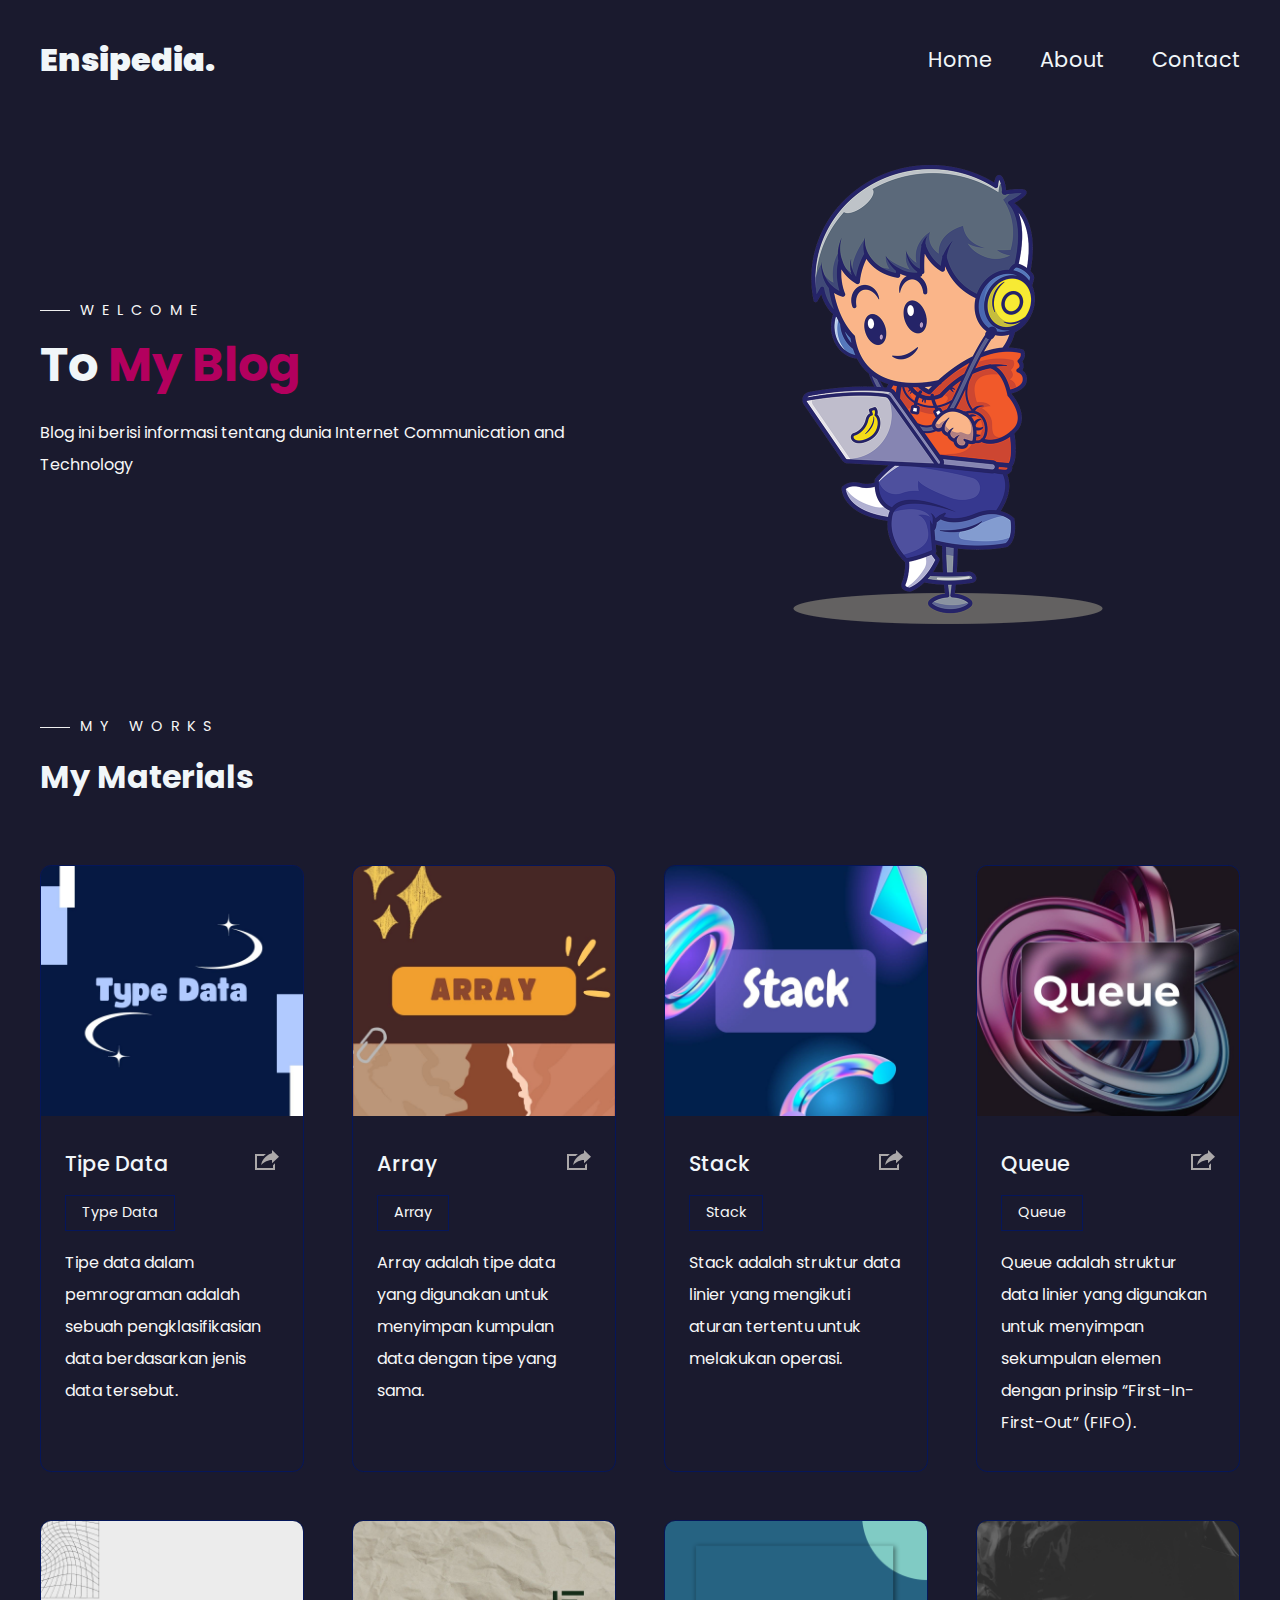
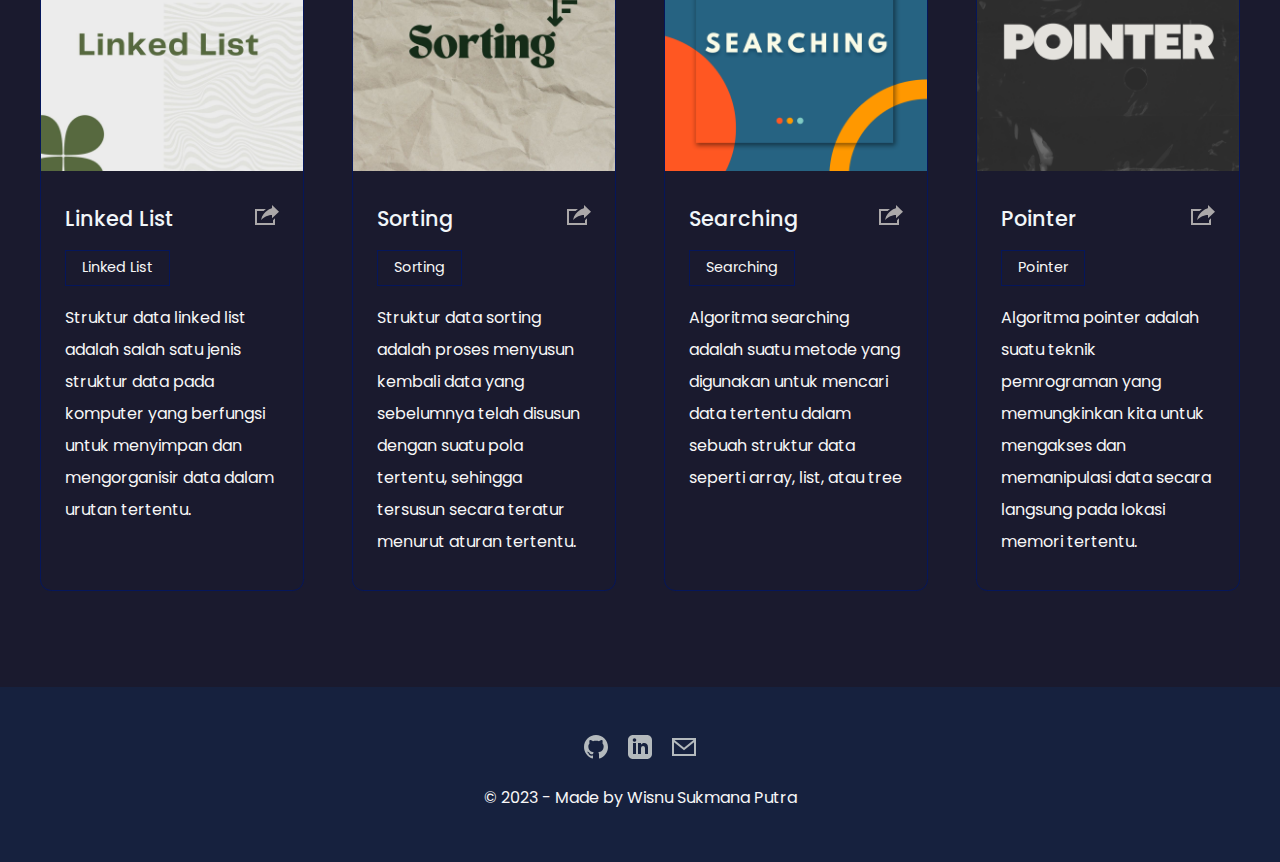
<file: index.html>
<!DOCTYPE html>
<html lang="en">
<head>
    <meta charset="UTF-8">
    <meta name="viewport" content="width=device-width, initial-scale=1.0">
    <meta http-equiv="X-UA-Compatible" content="ie=edge">
    <link rel="stylesheet" href="Style/style.css">
    <link rel="stylesheet" href="Style/responsive.css">
    <title>Ensipedia</title>
</head>
<body>

<!-- Navbar -->
    <header>
        <div class="main-container">
            <div class="nav">
                <div class="logo">
                    <a href="index.html">Ensipedia.</a>
                </div>
                <nav>
                    <ul>
                        <li><a href="index.html">Home</a></li>
                        <li><a href="About.html">About</a></li>
                        <li><a href="Contact.html">Contact</a></li>
                    </ul>
                </nav>
                <div class="burger">
                    <div class="line-1"></div>
                    <div class="line-2"></div>
                    <div class="line-3"></div>
                </div>
            </div>
            <section id="hero">
                
                <div class="hero-left">
                    <h3 class="pre-title">Welcome</h3>
                    <h1 class="hero-name">To <span>My Blog</span></h1>
                    <p>
                        Blog ini berisi informasi tentang dunia Internet Communication and Technology 
                    </p>
                </div>
                <div class="hero-right">
                    <img src="Img/hero.png" alt="hero">
                </div>
            </section>
        </div>   
    </header>
<!-- End Navbar -->


<!-- Portfolio -->
<section id="portfolios">
    <div class="portfolios main-container">
        <h3 class="pre-title">My Works</h3>
        <h1 class="section-title">My Materials</h1>

        <div class="grid-3">
            <!-- Portfolio 1 -->
            <div class="portfolio">
                <div class="portfolio-cover">
                    <img src="Materi/Type Data/Type Data.jpg" alt="Ensipedia">
                </div>
                <div class="portfolio-info">
                    <div class="portfolio-title">
                        <h4>Tipe Data</h4>
                        <a href="Materi/Type Data/typedata.html">
                            <svg xmlns="http://www.w3.org/2000/svg" width="24" height="24" viewBox="0 0 24 24"><path d="M6 17c2.269-9.881 11-11.667 11-11.667v-3.333l7 6.637-7 6.696v-3.333s-6.17-.171-11 5zm12 .145v2.855h-16v-12h6.598c.768-.787 1.561-1.449 2.339-2h-10.937v16h20v-6.769l-2 1.914z"/></svg>
                        </a>
                    </div>
                    <div class="portfolio-tags">
                        <div>Type Data</div>
                        
                    </div>
                    <p>
                        Tipe data dalam pemrograman adalah sebuah pengklasifikasian data berdasarkan jenis data tersebut. 
                    </p>
                </div>
            </div>
            <!-- Portfolio 2 -->
            <div class="portfolio">
                <div class="portfolio-cover">
                    <img src="Materi/Array/Array.jpg" alt="Hotspot">
                </div>
                <div class="portfolio-info">
                    <div class="portfolio-title">
                        <h4>Array</h4>
                        <a href="Materi/Array/array.html">
                            <svg xmlns="http://www.w3.org/2000/svg" width="24" height="24" viewBox="0 0 24 24"><path d="M6 17c2.269-9.881 11-11.667 11-11.667v-3.333l7 6.637-7 6.696v-3.333s-6.17-.171-11 5zm12 .145v2.855h-16v-12h6.598c.768-.787 1.561-1.449 2.339-2h-10.937v16h20v-6.769l-2 1.914z"/></svg>
                        </a>
                    </div>
                    <div class="portfolio-tags">
                        <div>Array</div>
                    </div>
                    <p>
                        Array adalah tipe data yang digunakan untuk menyimpan kumpulan data dengan tipe yang sama.
                    </p>
                </div>
            </div>  
            <!-- Portfolio 3 -->
            <div class="portfolio">
                <div class="portfolio-cover">
                    <img src="Materi/Stack/Stack.jpg" alt="Error">
                </div>
                <div class="portfolio-info">
                    <div class="portfolio-title">
                        <h4>Stack</h4>
                        <a href="Materi/Stack/stack.html">
                            <svg xmlns="http://www.w3.org/2000/svg" width="24" height="24" viewBox="0 0 24 24"><path d="M6 17c2.269-9.881 11-11.667 11-11.667v-3.333l7 6.637-7 6.696v-3.333s-6.17-.171-11 5zm12 .145v2.855h-16v-12h6.598c.768-.787 1.561-1.449 2.339-2h-10.937v16h20v-6.769l-2 1.914z"/></svg>
                        </a>
                    </div>
                    <div class="portfolio-tags">
                        <div>Stack</div>
                    </div>
                    <p>
                        Stack adalah struktur data linier yang mengikuti aturan tertentu untuk melakukan operasi. 
                    </p>
                </div>
            </div>  
            <!-- Portfolio 4 -->
            <div class="portfolio">
                <div class="portfolio-cover">
                    <img src="Materi/Queue/Queue.jpg" alt="Error">
                </div>
                <div class="portfolio-info">
                    <div class="portfolio-title">
                        <h4>Queue</h4>
                        <a href="Materi/Queue/queue.html">
                            <svg xmlns="http://www.w3.org/2000/svg" width="24" height="24" viewBox="0 0 24 24"><path d="M6 17c2.269-9.881 11-11.667 11-11.667v-3.333l7 6.637-7 6.696v-3.333s-6.17-.171-11 5zm12 .145v2.855h-16v-12h6.598c.768-.787 1.561-1.449 2.339-2h-10.937v16h20v-6.769l-2 1.914z"/></svg>
                        </a>
                    </div>
                    <div class="portfolio-tags">
                        <div>Queue</div>
                    </div>
                    <p>
                        Queue adalah struktur data linier yang digunakan untuk menyimpan sekumpulan elemen dengan prinsip “First-In-First-Out” (FIFO).
                    </p>
                </div>
            </div>
            <!-- Portfolio 5 -->
            <div class="portfolio">
                <div class="portfolio-cover">
                    <img src="Materi/Linked list/Linked List.jpg" alt="Error">
                </div>
                <div class="portfolio-info">
                    <div class="portfolio-title">
                        <h4>Linked List</h4>
                        <a href="Materi/Linked list/linked list.html">
                            <svg xmlns="http://www.w3.org/2000/svg" width="24" height="24" viewBox="0 0 24 24"><path d="M6 17c2.269-9.881 11-11.667 11-11.667v-3.333l7 6.637-7 6.696v-3.333s-6.17-.171-11 5zm12 .145v2.855h-16v-12h6.598c.768-.787 1.561-1.449 2.339-2h-10.937v16h20v-6.769l-2 1.914z"/></svg>
                        </a>
                    </div>
                    <div class="portfolio-tags">
                        <div>Linked List</div>
                    </div>
                    <p>
                        Struktur data linked list adalah salah satu jenis struktur data pada komputer yang berfungsi untuk menyimpan dan mengorganisir data dalam urutan tertentu. 
                    </p>
                </div>
            </div>
            <!-- Portfolio 6 -->
            <div class="portfolio">
                <div class="portfolio-cover">
                    <img src="Materi/Sorting/Sorting.jpg" alt="Error">
                </div>
                <div class="portfolio-info">
                    <div class="portfolio-title">
                        <h4>Sorting</h4>
                        <a href="Materi/Sorting/sorting.html">
                            <svg xmlns="http://www.w3.org/2000/svg" width="24" height="24" viewBox="0 0 24 24"><path d="M6 17c2.269-9.881 11-11.667 11-11.667v-3.333l7 6.637-7 6.696v-3.333s-6.17-.171-11 5zm12 .145v2.855h-16v-12h6.598c.768-.787 1.561-1.449 2.339-2h-10.937v16h20v-6.769l-2 1.914z"/></svg>
                        </a>
                    </div>
                    <div class="portfolio-tags">
                        <div>Sorting</div>
                    </div>
                    <p>
                        Struktur data sorting adalah proses menyusun kembali data yang sebelumnya telah disusun dengan suatu pola tertentu, sehingga tersusun secara teratur menurut aturan tertentu. 
                    </p>
                </div>
            </div>
            <!-- Portfolio 7 -->
            <div class="portfolio">
                <div class="portfolio-cover">
                    <img src="Materi/Searching/Searching.png" alt="Error">
                </div>
                <div class="portfolio-info">
                    <div class="portfolio-title">
                        <h4>Searching</h4>
                        <a href="Materi/Searching/searching.html">
                            <svg xmlns="http://www.w3.org/2000/svg" width="24" height="24" viewBox="0 0 24 24"><path d="M6 17c2.269-9.881 11-11.667 11-11.667v-3.333l7 6.637-7 6.696v-3.333s-6.17-.171-11 5zm12 .145v2.855h-16v-12h6.598c.768-.787 1.561-1.449 2.339-2h-10.937v16h20v-6.769l-2 1.914z"/></svg>
                        </a>
                    </div>
                    <div class="portfolio-tags">
                        <div>Searching</div>
                    </div>
                    <p>
                        Algoritma searching adalah suatu metode yang digunakan untuk mencari data tertentu dalam sebuah struktur data seperti array, list, atau tree 
                    </p>
                </div>
            </div>
            <!-- Portfolio 8 -->
            <div class="portfolio">
                <div class="portfolio-cover">
                    <img src="Materi/Pointer/Pointer.png" alt="Error">
                </div>
                <div class="portfolio-info">
                    <div class="portfolio-title">
                        <h4>Pointer</h4>
                        <a href="Materi/Pointer/pointer.html">
                            <svg xmlns="http://www.w3.org/2000/svg" width="24" height="24" viewBox="0 0 24 24"><path d="M6 17c2.269-9.881 11-11.667 11-11.667v-3.333l7 6.637-7 6.696v-3.333s-6.17-.171-11 5zm12 .145v2.855h-16v-12h6.598c.768-.787 1.561-1.449 2.339-2h-10.937v16h20v-6.769l-2 1.914z"/></svg>
                        </a>
                    </div>
                    <div class="portfolio-tags">
                        <div>Pointer</div>
                    </div>
                    <p>
                        Algoritma pointer adalah suatu teknik pemrograman yang memungkinkan kita untuk mengakses dan memanipulasi data secara langsung pada lokasi memori tertentu. 
                    </p>
                </div>
            </div>
            
            
        </div>
    </div>
</section>
<!-- End Portfolio -->


<!-- Footer -->
    <footer>
        <div class="footer-icons">
        <a href="https://github.com/wisnushaputra" target="_blank">
            <svg xmlns="http://www.w3.org/2000/svg" width="24" height="24" viewBox="0 0 24 24"><path d="M12 0c-6.626 0-12 5.373-12 12 0 5.302 3.438 9.8 8.207 11.387.599.111.793-.261.793-.577v-2.234c-3.338.726-4.033-1.416-4.033-1.416-.546-1.387-1.333-1.756-1.333-1.756-1.089-.745.083-.729.083-.729 1.205.084 1.839 1.237 1.839 1.237 1.07 1.834 2.807 1.304 3.492.997.107-.775.418-1.305.762-1.604-2.665-.305-5.467-1.334-5.467-5.931 0-1.311.469-2.381 1.236-3.221-.124-.303-.535-1.524.117-3.176 0 0 1.008-.322 3.301 1.23.957-.266 1.983-.399 3.003-.404 1.02.005 2.047.138 3.006.404 2.291-1.552 3.297-1.23 3.297-1.23.653 1.653.242 2.874.118 3.176.77.84 1.235 1.911 1.235 3.221 0 4.609-2.807 5.624-5.479 5.921.43.372.823 1.102.823 2.222v3.293c0 .319.192.694.801.576 4.765-1.589 8.199-6.086 8.199-11.386 0-6.627-5.373-12-12-12z"/></svg>
        </a>

        <a href="http://www.linkedin.com/in/wisnu-shaputra" tabindex="">
            <svg xmlns="http://www.w3.org/2000/svg" width="24" height="24" viewBox="0 0 24 24"><path d="M19 0h-14c-2.761 0-5 2.239-5 5v14c0 2.761 2.239 5 5 5h14c2.762 0 5-2.239 5-5v-14c0-2.761-2.238-5-5-5zm-11 19h-3v-11h3v11zm-1.5-12.268c-.966 0-1.75-.79-1.75-1.764s.784-1.764 1.75-1.764 1.75.79 1.75 1.764-.783 1.764-1.75 1.764zm13.5 12.268h-3v-5.604c0-3.368-4-3.113-4 0v5.604h-3v-11h3v1.765c1.396-2.586 7-2.777 7 2.476v6.759z"/></svg>
        </a>

        <a href="mailto:wisnushaputra636@gmail.com">
            <svg xmlns="http://www.w3.org/2000/svg" width="24" height="24" viewBox="0 0 24 24"><path d="M0 3v18h24v-18h-24zm21.518 2l-9.518 7.713-9.518-7.713h19.036zm-19.518 14v-11.817l10 8.104 10-8.104v11.817h-20z"/></svg>
        </a>
        </div>
        <p>&#169; 2023 - Made by Wisnu Sukmana Putra</p>
    </footer>
<!-- End Footer -->


<script src="Scripts/main.js"></script>
</body>
</html>
</file>
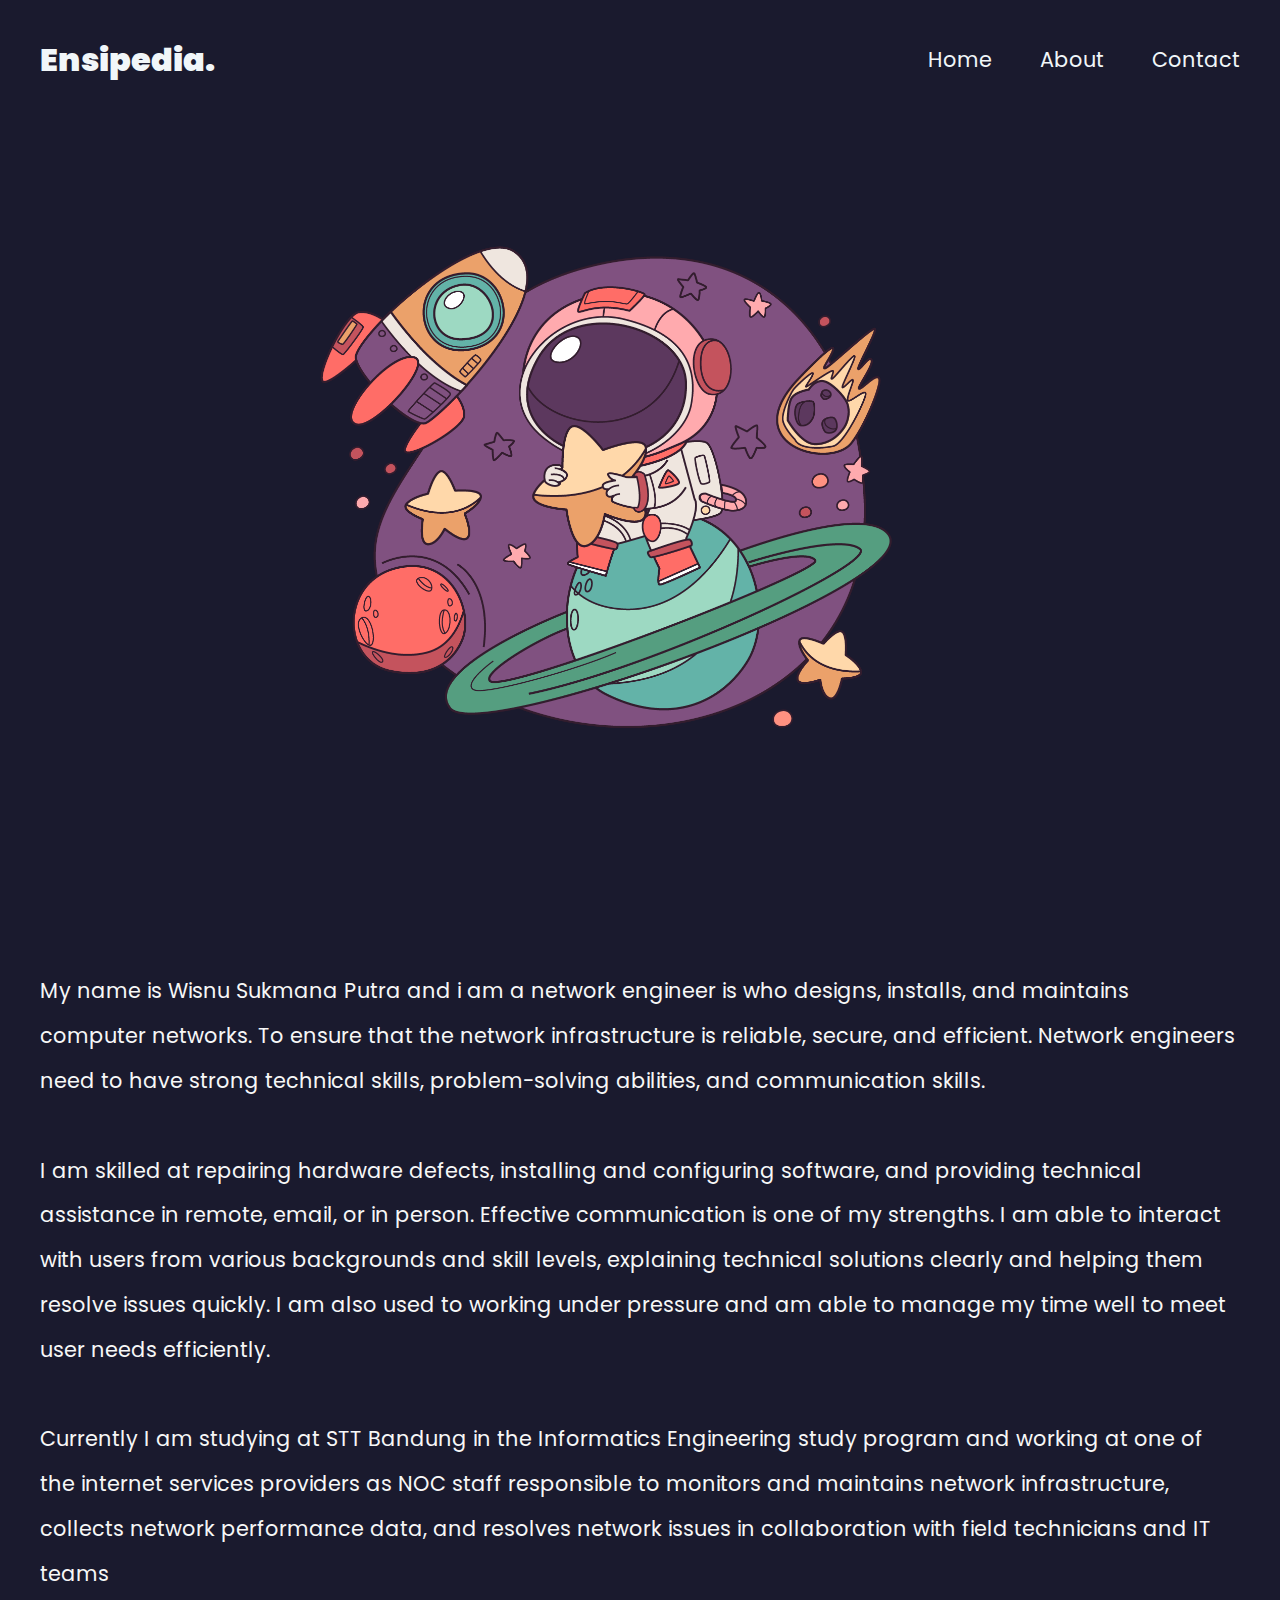
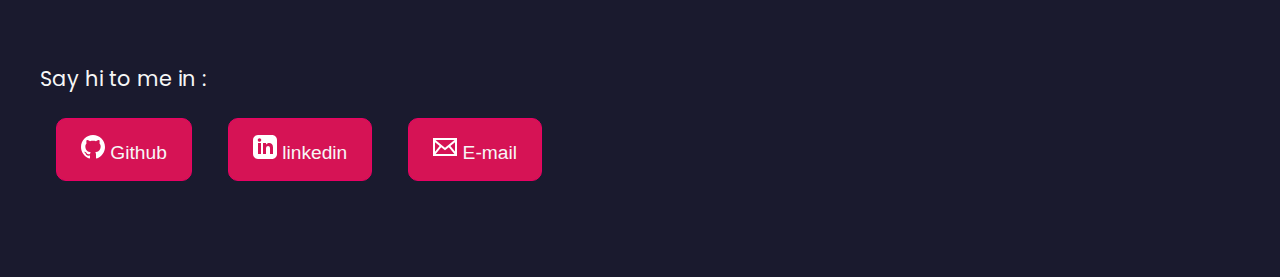
<file: About.html>
<!DOCTYPE html>
<html lang="en">
<head>
    <meta charset="UTF-8">
    <meta name="viewport" content="width=device-width, initial-scale=1.0">
    <meta http-equiv="X-UA-Compatible" content="ie=edge">
    <link rel="stylesheet" href="Style/style.css">
    <link rel="stylesheet" href="Style/responsive.css">
    <title>About</title>
</head>
<body>


<!-- Navbar -->
<header>
    <div class="main-container">
        <div class="nav">
            <div class="logo">
                <a href="index.html">Ensipedia.</a>
            </div>
            <nav>
                <ul>
                    <li><a href="index.html">Home</a></li>
                    <li><a href="About.html">About</a></li>
                    <li><a href="Contact.html">Contact</a></li>
                </ul>
            </nav>
            <div class="burger">
                <div class="line-1"></div>
                <div class="line-2"></div>
                <div class="line-3"></div>
            </div>
        </div>
    </div>   
</header>
<!-- End Navbar -->

<!-- Hero About -->
    <section id="about">
        <div class="hero-about main-container">
            <img src="Img/Mesa de trabajo 1.png" alt="Type Data">
        </div>
    </section>

<!-- End Hero about -->

<!-- Paragraph -->
<section id="paragraph">
    <div class="paragraph main-container">  
        <p>
            My name is Wisnu Sukmana Putra and i am a network engineer is who designs, installs, and maintains computer networks. To ensure that the network infrastructure is reliable, secure, and efficient. Network engineers need to have strong technical skills, problem-solving abilities, and communication skills.

            <br><br>I am skilled at repairing hardware defects, installing and configuring software, and providing technical assistance in remote, email, or in person. Effective communication is one of my strengths. I am able to interact with users from various backgrounds and skill levels, explaining technical solutions clearly and helping them resolve issues quickly. I am also used to working under pressure and am able to manage my time well to meet user needs efficiently.

            <br><br>Currently I am studying at STT Bandung in the Informatics Engineering study program and working at one of the internet services providers as NOC staff responsible to monitors and maintains network infrastructure, collects network performance data, and resolves network issues in collaboration with field technicians and IT teams 
        </p>

        <p>
            <br> Say hi to me in :
        </p>
        <div class="Social-media">
            
            <a href="https://github.com/wisnushaputra">
                <button class="button">
                <svg xmlns="http://www.w3.org/2000/svg" width="24" height="24" viewBox="0 0 24 24"><path d="M12 0c-6.626 0-12 5.373-12 12 0 5.302 3.438 9.8 8.207 11.387.599.111.793-.261.793-.577v-2.234c-3.338.726-4.033-1.416-4.033-1.416-.546-1.387-1.333-1.756-1.333-1.756-1.089-.745.083-.729.083-.729 1.205.084 1.839 1.237 1.839 1.237 1.07 1.834 2.807 1.304 3.492.997.107-.775.418-1.305.762-1.604-2.665-.305-5.467-1.334-5.467-5.931 0-1.311.469-2.381 1.236-3.221-.124-.303-.535-1.524.117-3.176 0 0 1.008-.322 3.301 1.23.957-.266 1.983-.399 3.003-.404 1.02.005 2.047.138 3.006.404 2.291-1.552 3.297-1.23 3.297-1.23.653 1.653.242 2.874.118 3.176.77.84 1.235 1.911 1.235 3.221 0 4.609-2.807 5.624-5.479 5.921.43.372.823 1.102.823 2.222v3.293c0 .319.192.694.801.576 4.765-1.589 8.199-6.086 8.199-11.386 0-6.627-5.373-12-12-12z"/></svg>
                Github
                </button>
            </a>

            <a href="http://www.linkedin.com/in/wisnu-shaputra">
                <button class="button">
                    <svg xmlns="http://www.w3.org/2000/svg" width="24" height="24" viewBox="0 0 24 24"><path d="M19 0h-14c-2.761 0-5 2.239-5 5v14c0 2.761 2.239 5 5 5h14c2.762 0 5-2.239 5-5v-14c0-2.761-2.238-5-5-5zm-11 19h-3v-11h3v11zm-1.5-12.268c-.966 0-1.75-.79-1.75-1.764s.784-1.764 1.75-1.764 1.75.79 1.75 1.764-.783 1.764-1.75 1.764zm13.5 12.268h-3v-5.604c0-3.368-4-3.113-4 0v5.604h-3v-11h3v1.765c1.396-2.586 7-2.777 7 2.476v6.759z"/></svg>
                    linkedin
                </button>
            </a>

            <a href="mailto:wisnushaputra636@gmail.com">
                <button class="button">
                    <svg xmlns="http://www.w3.org/2000/svg" width="24" height="24" viewBox="0 0 24 24"><path d="M0 3v18h24v-18h-24zm6.623 7.929l-4.623 5.712v-9.458l4.623 3.746zm-4.141-5.929h19.035l-9.517 7.713-9.518-7.713zm5.694 7.188l3.824 3.099 3.83-3.104 5.612 6.817h-18.779l5.513-6.812zm9.208-1.264l4.616-3.741v9.348l-4.616-5.607z"/></svg>
                    E-mail
                </button>
            </a>
            
        </div>

    </div>
</section>
<!-- End Paragraph -->

<script src="Scripts/main.js"></script>
</body>
</html>
</file>
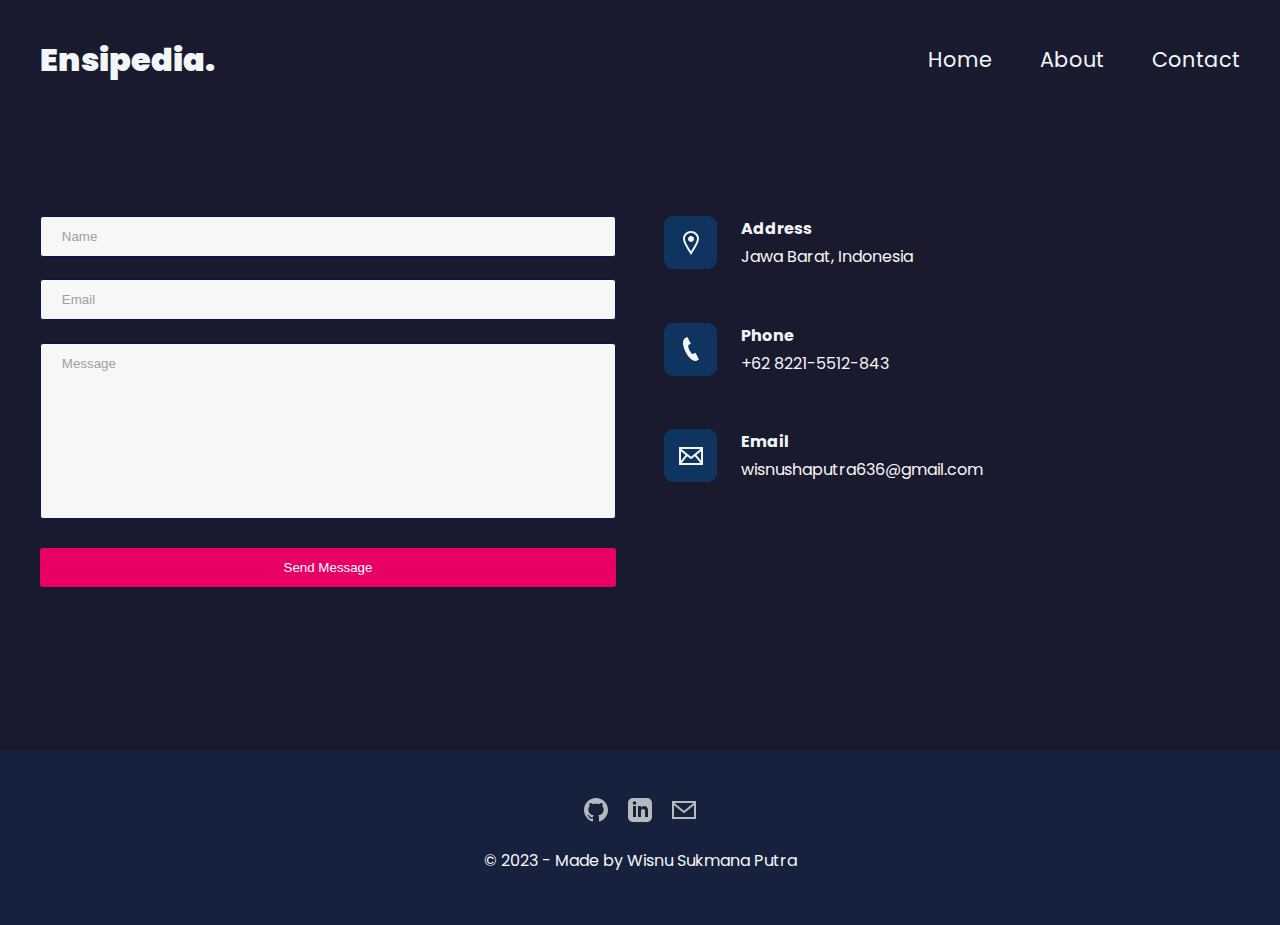
<file: Contact.html>
<!DOCTYPE html>
<html lang="en">
<head>
    <meta charset="UTF-8">
    <meta name="viewport" content="width=device-width, initial-scale=1.0, maximum-scale=1.0, user-scalable=0">
    <meta http-equiv="X-UA-Compatible" content="ie=edge">
    <link rel="stylesheet" href="Style/style.css">
    <link rel="stylesheet" href="Style/responsive.css">
    <title>Contact</title>
</head>
<body>


<!-- Navbar -->
<header>
    <div class="main-container">
        <div class="nav">
            <div class="logo">
                <a href="index.html">Ensipedia.</a>
            </div>
            <nav>
                <ul>
                    <li><a href="index.html">Home</a></li>
                    <li><a href="About.html">About</a></li>
                    <li><a href="Contact.html">Contact</a></li>
                </ul>
            </nav>
            <div class="burger">
                <div class="line-1"></div>
                <div class="line-2"></div>
                <div class="line-3"></div>
            </div>
        </div>
    </div>   
</header>
<!-- End Navbar -->



<!-- Contact -->
<section id="contact">
    <div class="contact main-container">
        <div class="contact-left">
            <form class="contact-form" action="https://formspree.io/f/mjvqzrrz" method="POST">
                <div>
                    <input type="text" placeholder="Name" name="name">
                </div>
                <div>
                    <input type="email" placeholder="Email" name="email">
                </div>
                <div>
                    <textarea name="message" id="message" placeholder="Message" cols="30" rows="10"></textarea>
                </div>
                <div>
                    <button class="btn-submit">Send Message</button>
                </div>
            </form>
        </div>
        <div class="contact-right">
            <!-- Item 1 -->
            <div class="contact-item">
                <div class="contact-item-icon">
                    <svg xmlns="http://www.w3.org/2000/svg" width="24" height="24" viewBox="0 0 24 24"><path d="M12 2c3.196 0 6 2.618 6 5.602 0 3.093-2.493 7.132-6 12.661-3.507-5.529-6-9.568-6-12.661 0-2.984 2.804-5.602 6-5.602m0-2c-4.198 0-8 3.403-8 7.602 0 4.198 3.469 9.21 8 16.398 4.531-7.188 8-12.2 8-16.398 0-4.199-3.801-7.602-8-7.602zm0 11c-1.657 0-3-1.343-3-3s1.343-3 3-3 3 1.343 3 3-1.343 3-3 3z"/></svg>
                </div>
                <div class="contact-item-detail">
                    <h4>Address</h4>
                    <p>Jawa Barat, Indonesia</p>
                </div>
                
            </div>
            <!-- Item 2 -->
            <div class="contact-item">
                <div class="contact-item-icon">
                    <svg xmlns="http://www.w3.org/2000/svg" width="24" height="24" viewBox="0 0 24 24"><path d="M20 22.621l-3.521-6.795c-.008.004-1.974.97-2.064 1.011-2.24 1.086-6.799-7.82-4.609-8.994l2.083-1.026-3.493-6.817-2.106 1.039c-7.202 3.755 4.233 25.982 11.6 22.615.121-.055 2.102-1.029 2.11-1.033z"/></svg>
                </div>
                <div class="contact-item-detail">
                    <h4>Phone</h4>
                    <p>+62 8221-5512-843</p>

                </div>
                
            </div>
            <!-- Item 3 -->
            <div class="contact-item">
                <div class="contact-item-icon">
                    <svg xmlns="http://www.w3.org/2000/svg" width="24" height="24" viewBox="0 0 24 24"><path d="M0 3v18h24v-18h-24zm6.623 7.929l-4.623 5.712v-9.458l4.623 3.746zm-4.141-5.929h19.035l-9.517 7.713-9.518-7.713zm5.694 7.188l3.824 3.099 3.83-3.104 5.612 6.817h-18.779l5.513-6.812zm9.208-1.264l4.616-3.741v9.348l-4.616-5.607z"/></svg>
                </div>
                <div class="contact-item-detail">
                    <h4>Email</h4>
                    <p>wisnushaputra636@gmail.com</p>
                </div>
                
            </div>
        </div>
    </div>
</section>
<!-- End Contact -->

<!-- Footer -->
<footer>
    <div class="footer-icons">
    <a href="https://github.com/wisnushaputra" target="_blank">
        <svg xmlns="http://www.w3.org/2000/svg" width="24" height="24" viewBox="0 0 24 24"><path d="M12 0c-6.626 0-12 5.373-12 12 0 5.302 3.438 9.8 8.207 11.387.599.111.793-.261.793-.577v-2.234c-3.338.726-4.033-1.416-4.033-1.416-.546-1.387-1.333-1.756-1.333-1.756-1.089-.745.083-.729.083-.729 1.205.084 1.839 1.237 1.839 1.237 1.07 1.834 2.807 1.304 3.492.997.107-.775.418-1.305.762-1.604-2.665-.305-5.467-1.334-5.467-5.931 0-1.311.469-2.381 1.236-3.221-.124-.303-.535-1.524.117-3.176 0 0 1.008-.322 3.301 1.23.957-.266 1.983-.399 3.003-.404 1.02.005 2.047.138 3.006.404 2.291-1.552 3.297-1.23 3.297-1.23.653 1.653.242 2.874.118 3.176.77.84 1.235 1.911 1.235 3.221 0 4.609-2.807 5.624-5.479 5.921.43.372.823 1.102.823 2.222v3.293c0 .319.192.694.801.576 4.765-1.589 8.199-6.086 8.199-11.386 0-6.627-5.373-12-12-12z"/></svg>
    </a>

    <a href="http://www.linkedin.com/in/wisnu-shaputra" tabindex="">
        <svg xmlns="http://www.w3.org/2000/svg" width="24" height="24" viewBox="0 0 24 24"><path d="M19 0h-14c-2.761 0-5 2.239-5 5v14c0 2.761 2.239 5 5 5h14c2.762 0 5-2.239 5-5v-14c0-2.761-2.238-5-5-5zm-11 19h-3v-11h3v11zm-1.5-12.268c-.966 0-1.75-.79-1.75-1.764s.784-1.764 1.75-1.764 1.75.79 1.75 1.764-.783 1.764-1.75 1.764zm13.5 12.268h-3v-5.604c0-3.368-4-3.113-4 0v5.604h-3v-11h3v1.765c1.396-2.586 7-2.777 7 2.476v6.759z"/></svg>
    </a>

    <a href="mailto:wisnushaputra636@gmail.com">
        <svg xmlns="http://www.w3.org/2000/svg" width="24" height="24" viewBox="0 0 24 24"><path d="M0 3v18h24v-18h-24zm21.518 2l-9.518 7.713-9.518-7.713h19.036zm-19.518 14v-11.817l10 8.104 10-8.104v11.817h-20z"/></svg>
    </a>
    </div>
    <p>&#169; 2023 - Made by Wisnu Sukmana Putra</p>
</footer>
<!-- End Footer -->

<script src="Scripts/main.js"></script>
</body>
</html>
</file>
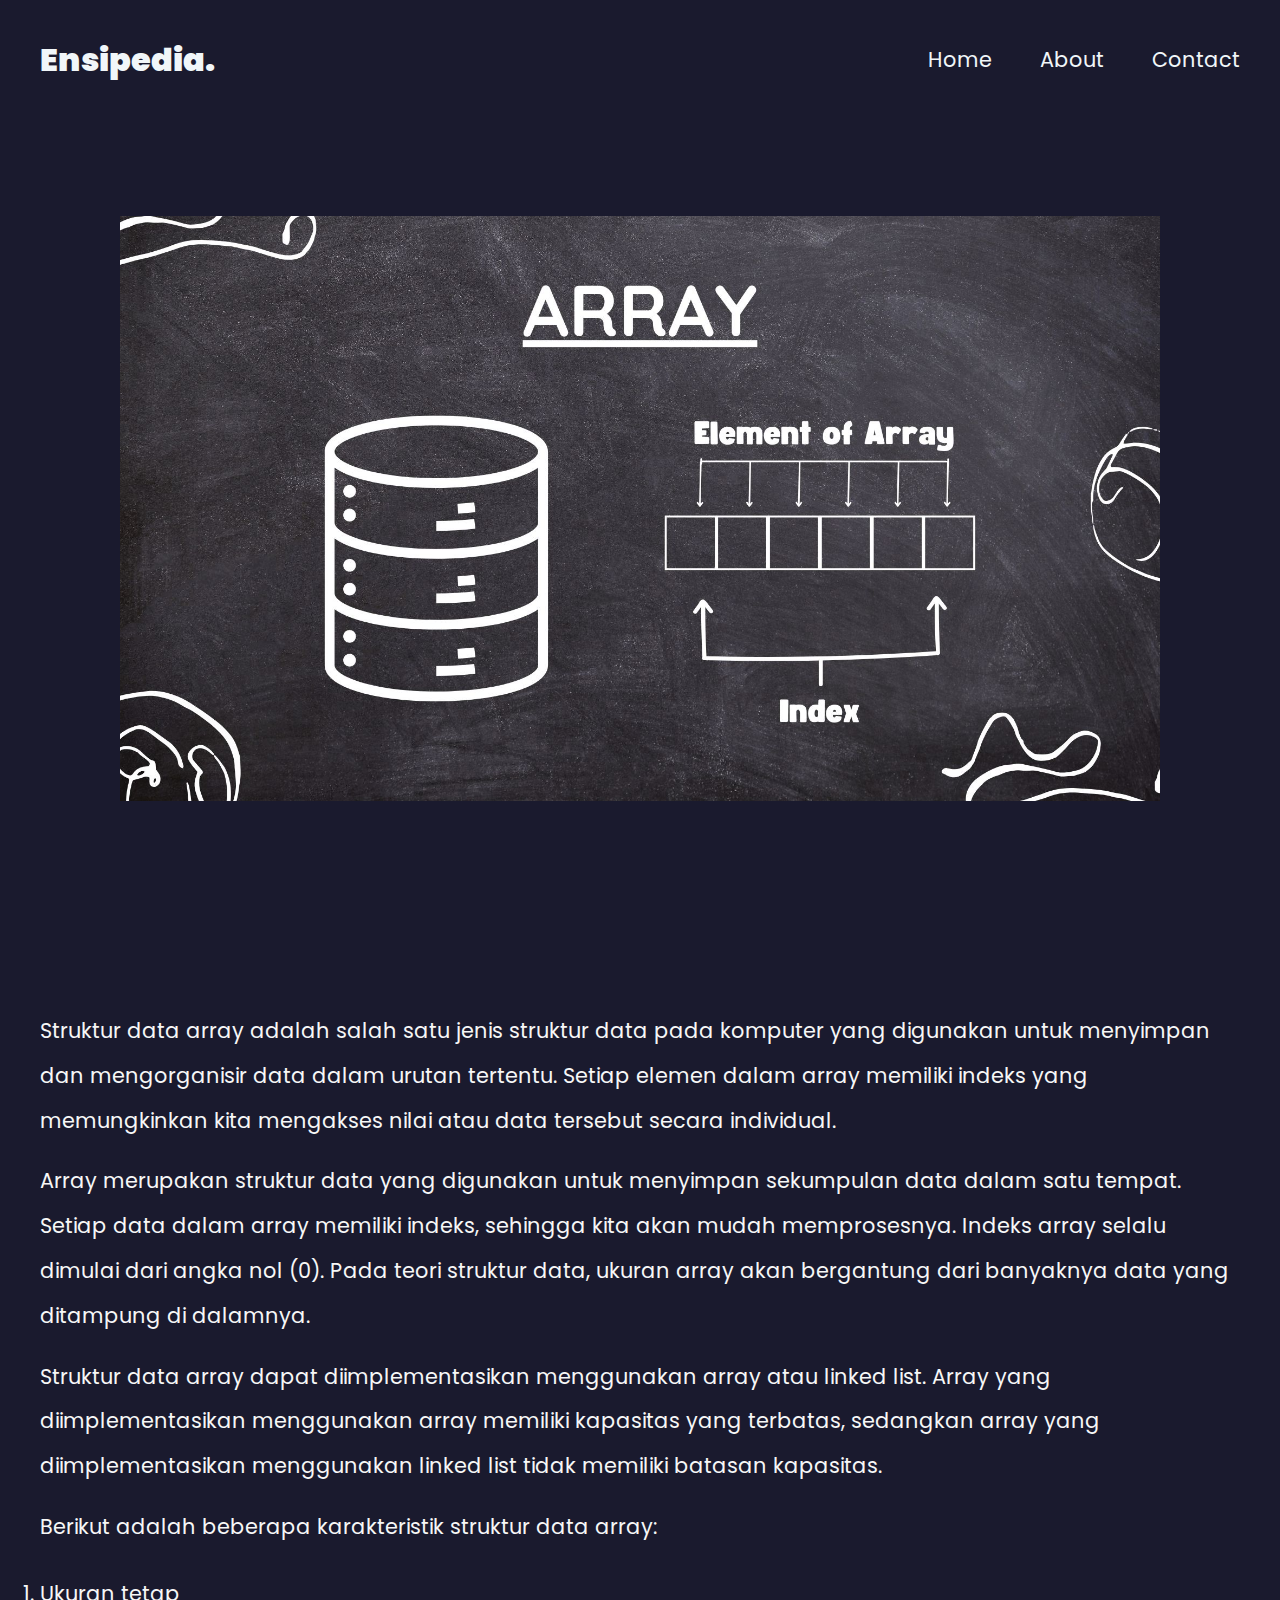
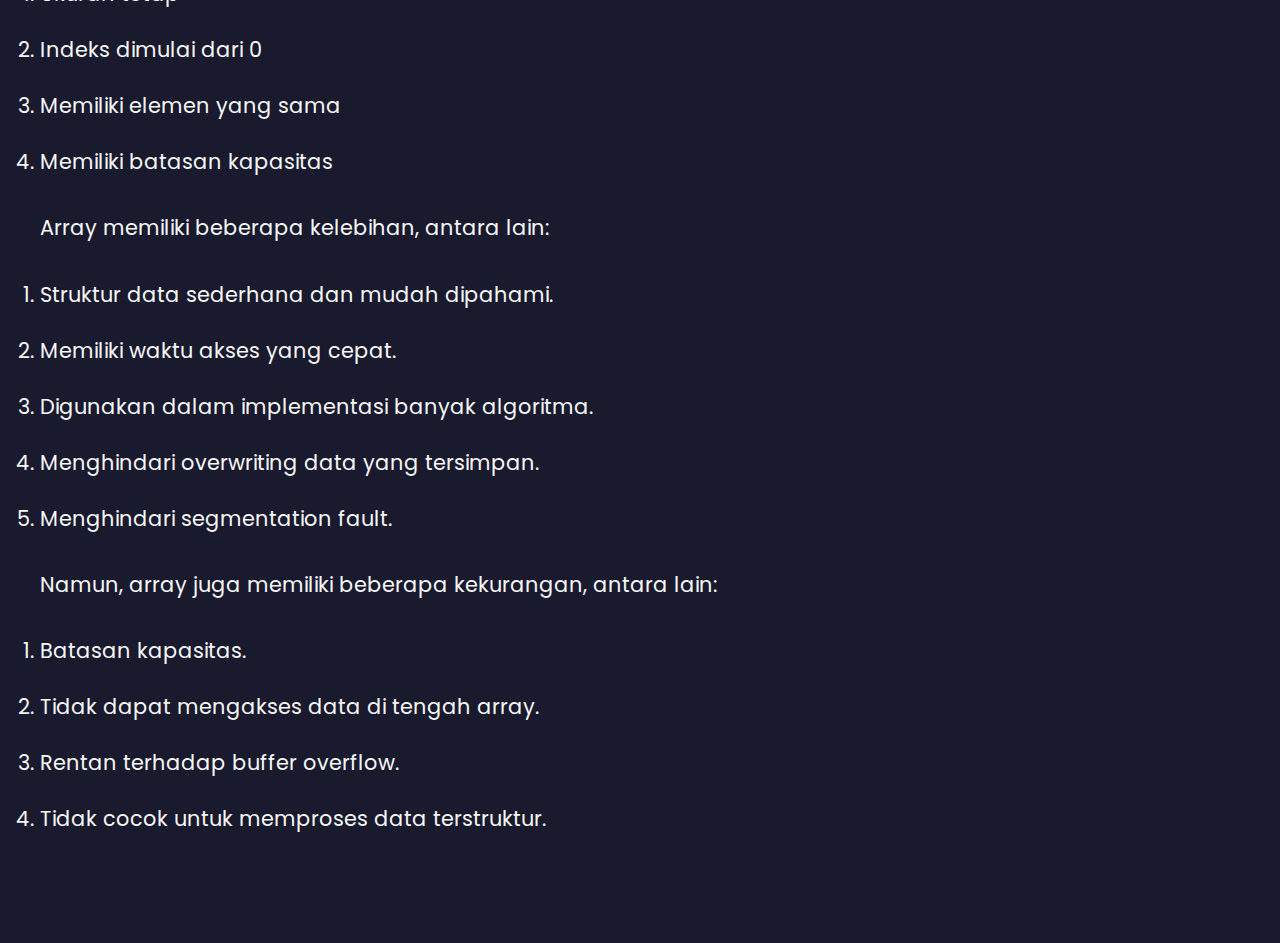
<file: Materi/Array/array.html>
<!DOCTYPE html>
<html lang="en">
<head>
    <meta charset="UTF-8">
    <meta name="viewport" content="width=device-width, initial-scale=1.0">
    <meta http-equiv="X-UA-Compatible" content="ie=edge">
    <link rel="stylesheet" href="/Style/style.css">
    <link rel="stylesheet" href="/Style/responsive.css">
    <title>Array</title>
</head>
<body>
<!-- Navbar -->
<header>
    <div class="main-container">
        <div class="nav">
            <div class="logo">
                <a href="/index.html">Ensipedia.</a>
            </div>
            <nav>
                <ul>
                    <li><a href="/index.html">Home</a></li>
                    <li><a href="/About.html">About</a></li>
                    <li><a href="/Contact.html">Contact</a></li>
                </ul>
            </nav>
            <div class="burger">
                <div class="line-1"></div>
                <div class="line-2"></div>
                <div class="line-3"></div>
            </div>
        </div>
    </div>   
</header>
<!-- End Navbar -->


<!-- Hero material -->
<section id="hero-material">
    <div class="material-hero main-container">
        <img src="array hero.jpg" alt="Type Data">
    </div>
</section>
<!-- End Hero material -->


<!-- Paragraph -->
<section id="paragraph">
<div class="paragraph main-container">
    <p>Struktur data array adalah salah satu jenis struktur data pada komputer yang digunakan untuk menyimpan dan mengorganisir data dalam urutan tertentu. Setiap elemen dalam array memiliki indeks yang memungkinkan kita mengakses nilai atau data tersebut secara individual. </p>

    <p>Array merupakan struktur data yang digunakan untuk menyimpan sekumpulan data dalam satu tempat. Setiap data dalam array memiliki indeks, sehingga kita akan mudah memprosesnya. Indeks array selalu dimulai dari angka nol (0). Pada teori struktur data, ukuran array akan bergantung dari banyaknya data yang ditampung di dalamnya.</p>
        
    <p>Struktur data array dapat diimplementasikan menggunakan array atau linked list. Array yang diimplementasikan menggunakan array memiliki kapasitas yang terbatas, sedangkan array yang diimplementasikan menggunakan linked list tidak memiliki batasan kapasitas. </p>
        
    <p>Berikut adalah beberapa karakteristik struktur data array:</p>

        <ol class="main-container">
        <li> Ukuran tetap</li>
        <li> Indeks dimulai dari 0</li>
        <li> Memiliki elemen yang sama</li>
        <li> Memiliki batasan kapasitas</li>
        </ol>

        <p>Array memiliki beberapa kelebihan, antara lain:</p>

        <ol class="main-container">
        <li> Struktur data sederhana dan mudah dipahami.</li>
        <li> Memiliki waktu akses yang cepat.</li>
        <li> Digunakan dalam implementasi banyak algoritma.</li>
        <li> Menghindari overwriting data yang tersimpan.</li>
        <li> Menghindari segmentation fault.</li>
        </ol>

       <p>Namun, array juga memiliki beberapa kekurangan, antara lain:</p>
        
       <ol class="main-container">
        <li> Batasan kapasitas.</li>
        <li> Tidak dapat mengakses data di tengah array.</li>
        <li> Rentan terhadap buffer overflow.</li>
        <li> Tidak cocok untuk memproses data terstruktur.</li>
        </ol>
</div>
</section>
<!-- End Paragraph -->


<script src="/Scripts/main.js"></script>
</body>
</html>
</file>
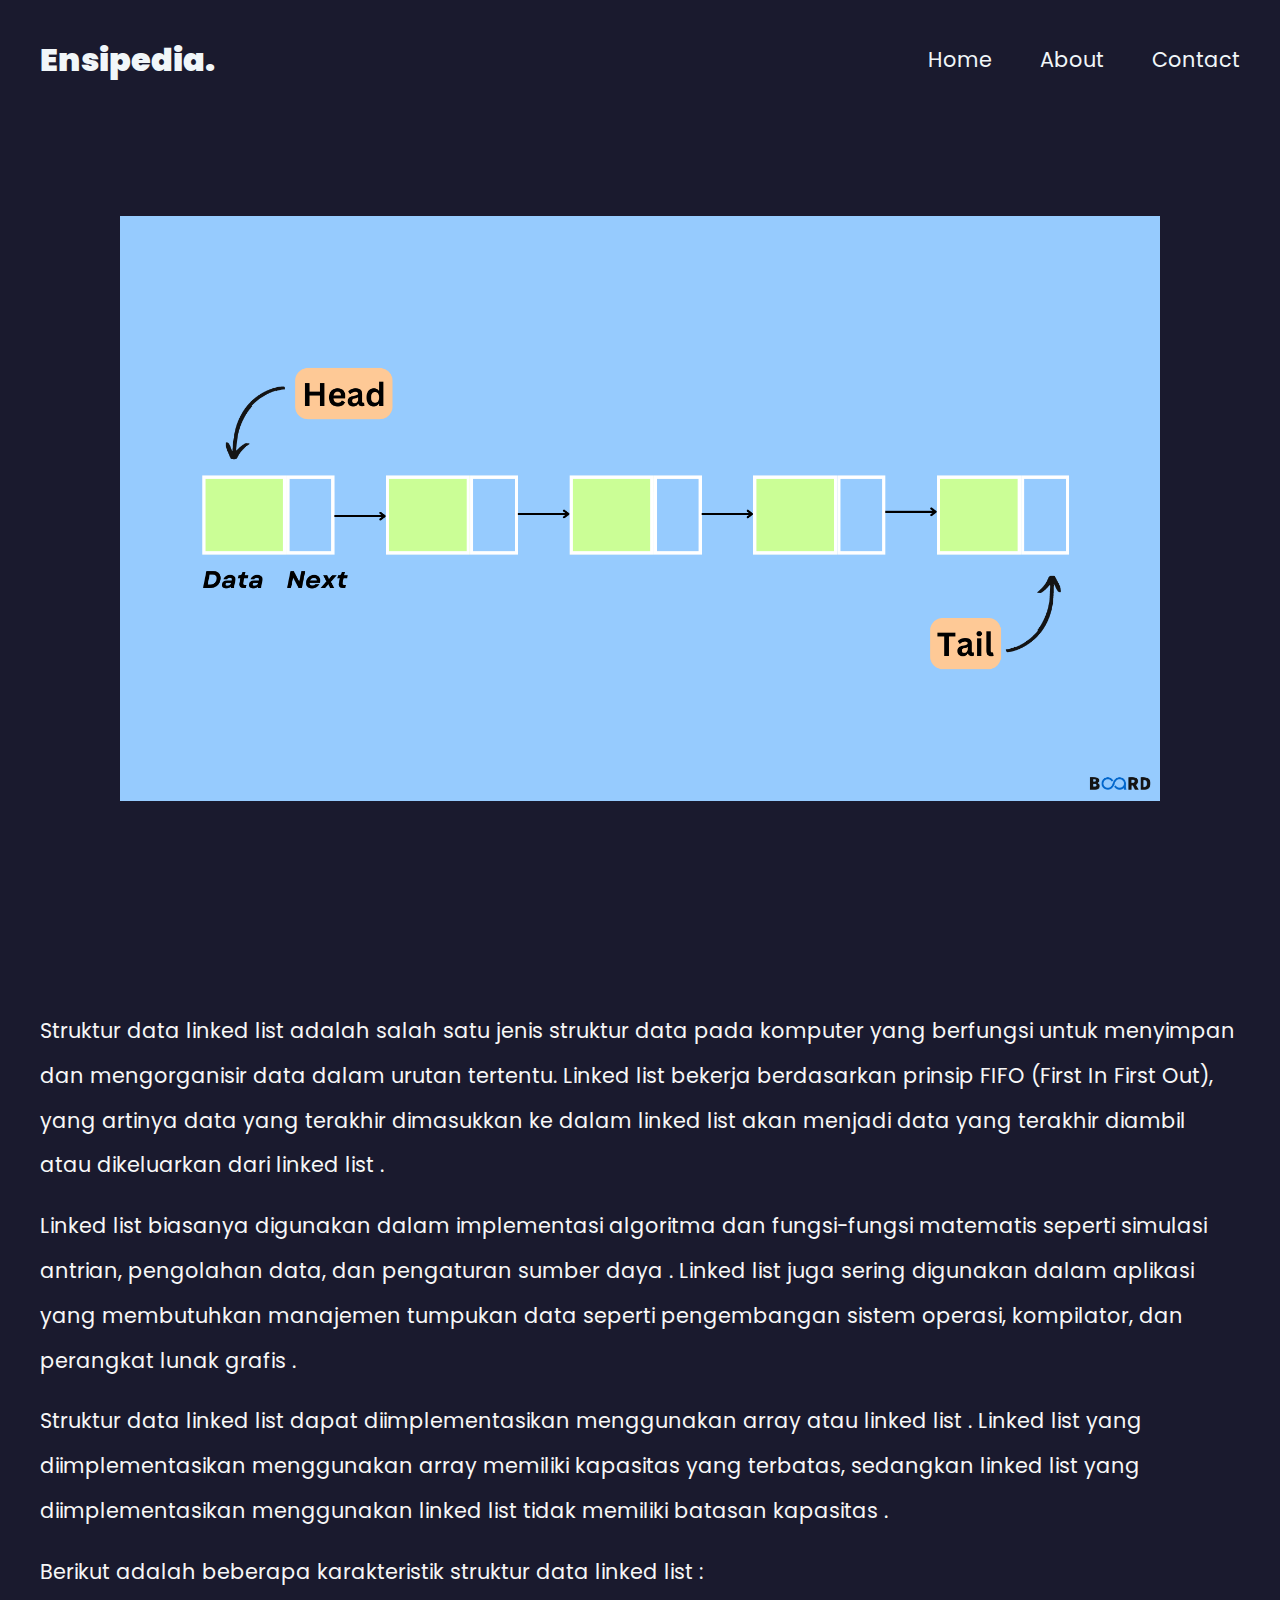
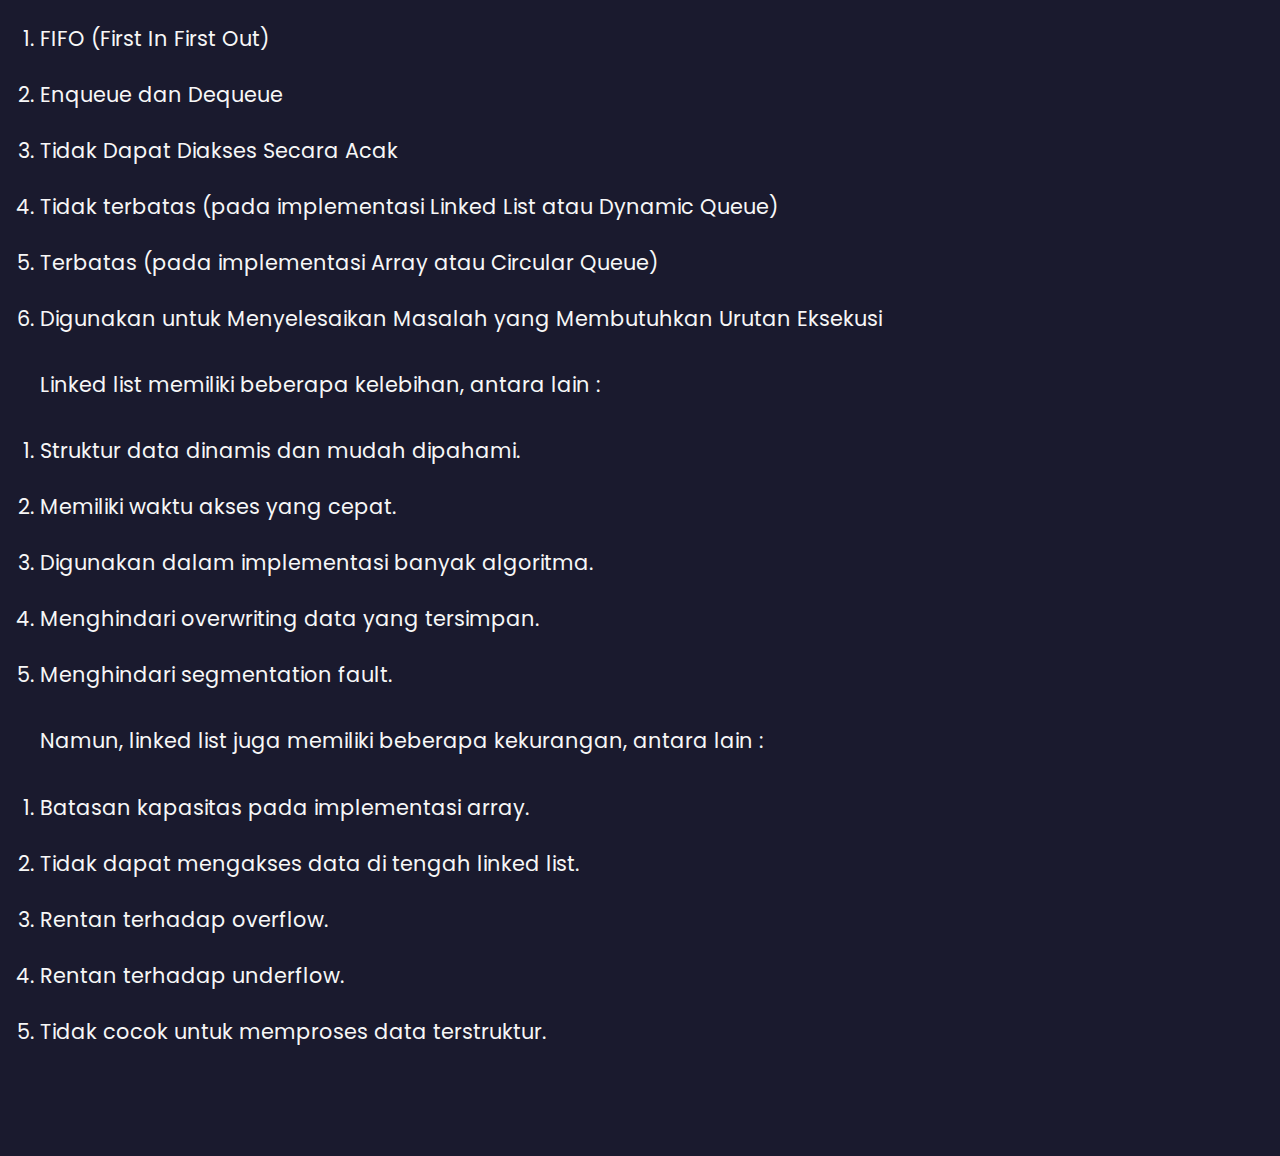
<file: Materi/Linked list/linked list.html>
<!DOCTYPE html>
<html lang="en">
<head>
    <meta charset="UTF-8">
    <meta name="viewport" content="width=device-width, initial-scale=1.0">
    <meta http-equiv="X-UA-Compatible" content="ie=edge">
    <link rel="stylesheet" href="/Style/style.css">
    <link rel="stylesheet" href="/Style/responsive.css">
    <title>Linked list</title>
</head>
<body>
<!-- Navbar -->
<header>
    <div class="main-container">
        <div class="nav">
            <div class="logo">
                <a href="/index.html">Ensipedia.</a>
            </div>
            <nav>
                <ul>
                    <li><a href="/index.html">Home</a></li>
                    <li><a href="/About.html">About</a></li>
                    <li><a href="/Contact.html">Contact</a></li>
                </ul>
            </nav>
            <div class="burger">
                <div class="line-1"></div>
                <div class="line-2"></div>
                <div class="line-3"></div>
            </div>
        </div>
    </div>   
</header>
<!-- End Navbar -->


<!-- Hero material -->
<section id="hero-material">
    <div class="material-hero main-container">
        <img src="Linked list structure.png" alt="Type Data">
    </div>
</section>
<!-- End Hero material -->


<!-- Paragraph -->
<section id="paragraph">
<div class="paragraph main-container">
    <p>Struktur data linked list adalah salah satu jenis struktur data pada komputer yang berfungsi untuk menyimpan dan mengorganisir data dalam urutan tertentu. Linked list bekerja berdasarkan prinsip FIFO (First In First Out), yang artinya data yang terakhir dimasukkan ke dalam linked list akan menjadi data yang terakhir diambil atau dikeluarkan dari linked list . </p>

    <p>Linked list biasanya digunakan dalam implementasi algoritma dan fungsi-fungsi matematis seperti simulasi antrian, pengolahan data, dan pengaturan sumber daya . Linked list juga sering digunakan dalam aplikasi yang membutuhkan manajemen tumpukan data seperti pengembangan sistem operasi, kompilator, dan perangkat lunak grafis . </p>

    <p>Struktur data linked list dapat diimplementasikan menggunakan array atau linked list . Linked list yang diimplementasikan menggunakan array memiliki kapasitas yang terbatas, sedangkan linked list yang diimplementasikan menggunakan linked list tidak memiliki batasan kapasitas . </p>

    <p>Berikut adalah beberapa karakteristik struktur data linked list :</p>

        <ol class="main-container">
        <li> FIFO (First In First Out)</li>
        <li> Enqueue dan Dequeue</li>
        <li> Tidak Dapat Diakses Secara Acak</li>
        <li> Tidak terbatas (pada implementasi Linked List atau Dynamic Queue)</li>
        <li> Terbatas (pada implementasi Array atau Circular Queue)</li>
        <li> Digunakan untuk Menyelesaikan Masalah yang Membutuhkan Urutan Eksekusi</li>
        </ol>

        <p>Linked list memiliki beberapa kelebihan, antara lain :</p>

        <ol class="main-container">
        <li> Struktur data dinamis dan mudah dipahami.</li>
        <li> Memiliki waktu akses yang cepat.</li>
        <li> Digunakan dalam implementasi banyak algoritma.</li>
        <li> Menghindari overwriting data yang tersimpan.</li>
        <li> Menghindari segmentation fault.</li>
        </ol>

        <p>Namun, linked list juga memiliki beberapa kekurangan, antara lain :</p>

        <ol class="main-container">
        <li> Batasan kapasitas pada implementasi array.</li>
        <li> Tidak dapat mengakses data di tengah linked list.</li>
        <li> Rentan terhadap overflow.</li>
        <li> Rentan terhadap underflow.</li>
        <li> Tidak cocok untuk memproses data terstruktur.</li>
        </ol>
</div>
</section>
<!-- End Paragraph -->


<script src="/Scripts/main.js"></script>
</body>
</html>
</file>
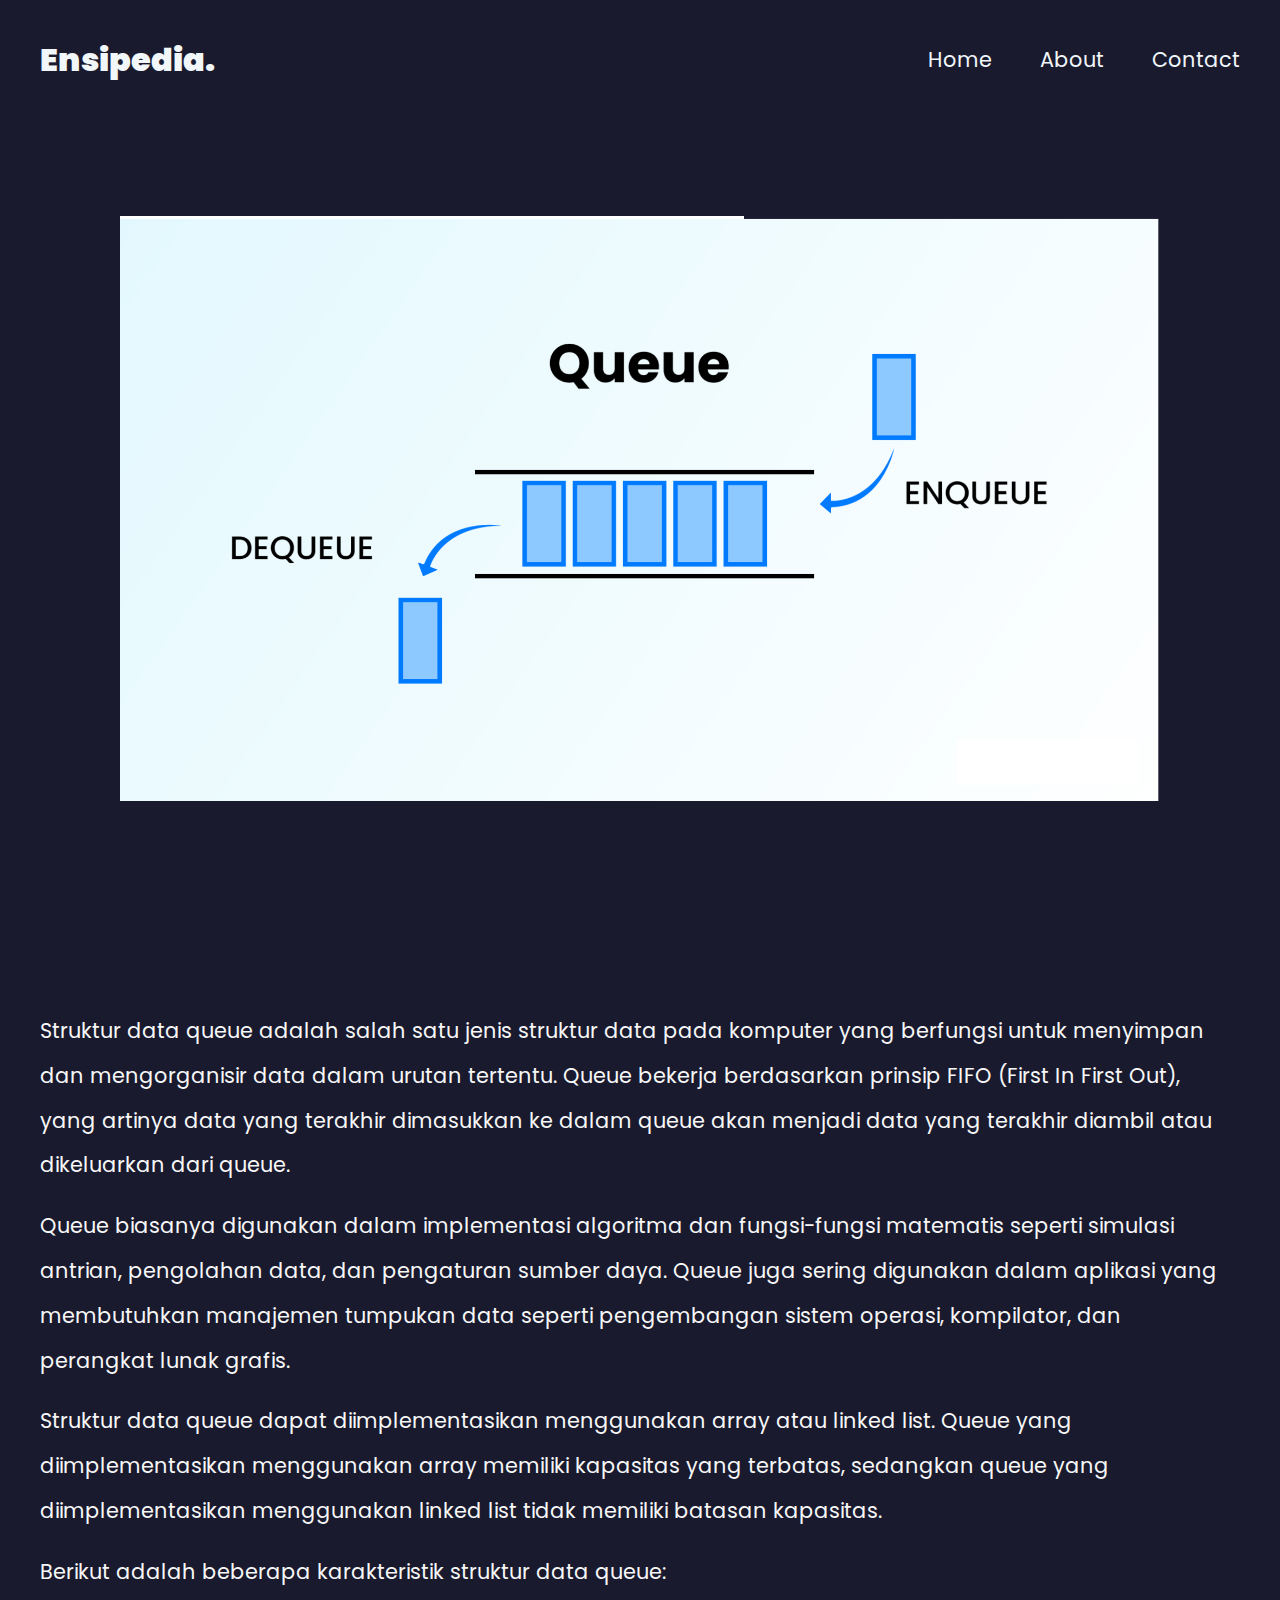
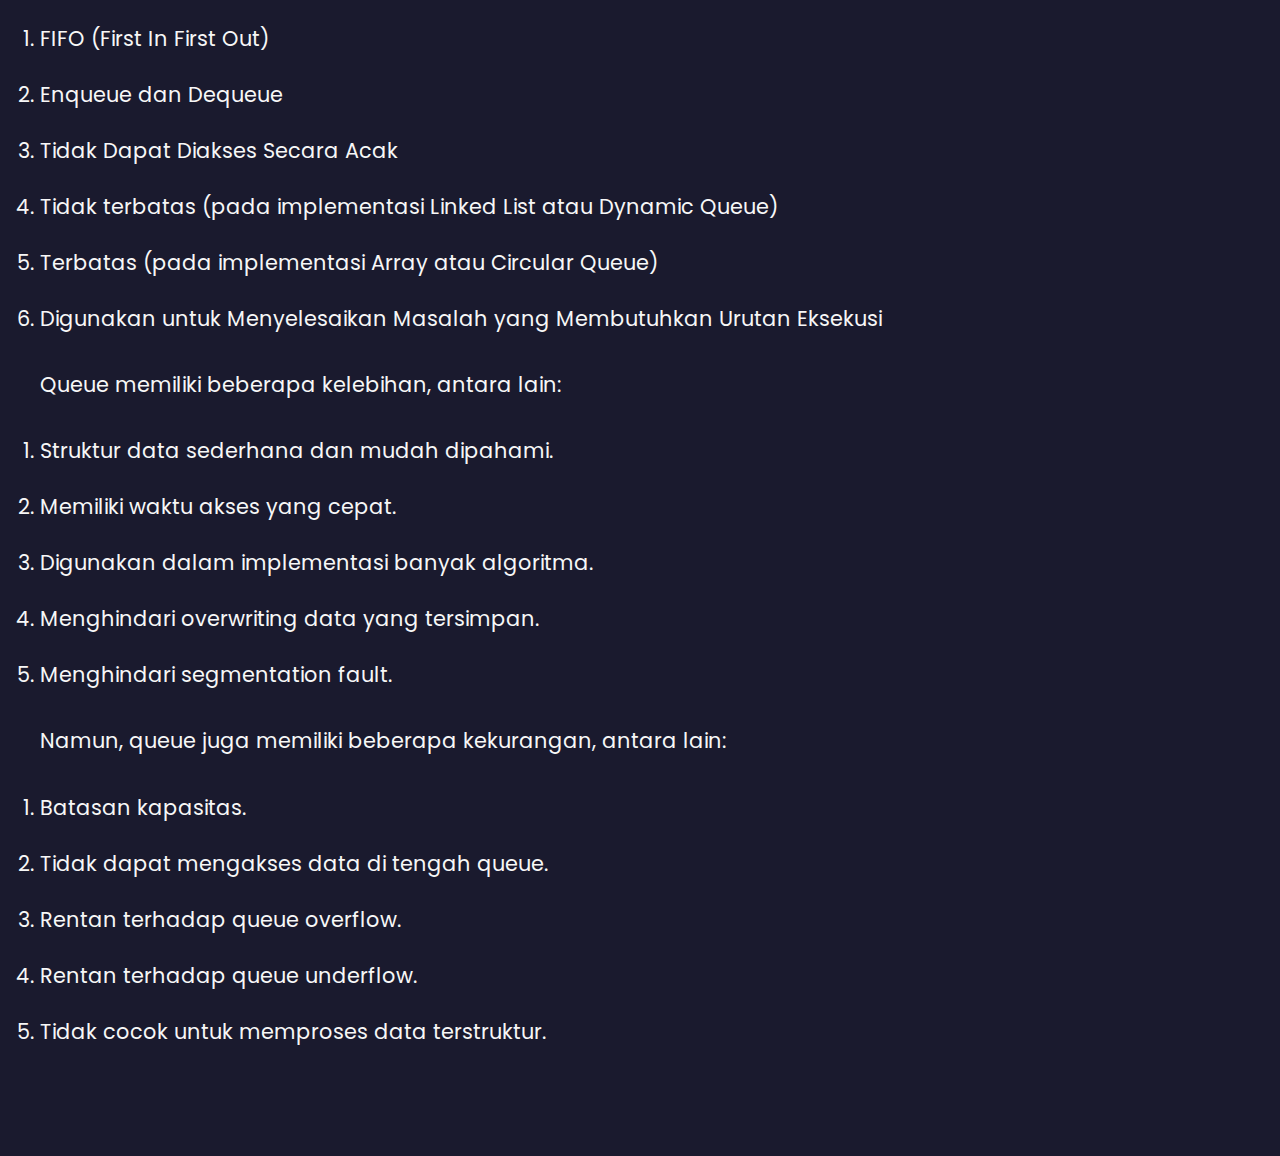
<file: Materi/Queue/queue.html>
<!DOCTYPE html>
<html lang="en">
<head>
    <meta charset="UTF-8">
    <meta name="viewport" content="width=device-width, initial-scale=1.0">
    <meta http-equiv="X-UA-Compatible" content="ie=edge">
    <link rel="stylesheet" href="/Style/style.css">
    <link rel="stylesheet" href="/Style/responsive.css">
    <title>Queue</title>
</head>
<body>
<!-- Navbar -->
<header>
    <div class="main-container">
        <div class="nav">
            <div class="logo">
                <a href="/index.html">Ensipedia.</a>
            </div>
            <nav>
                <ul>
                    <li><a href="/index.html">Home</a></li>
                    <li><a href="/About.html">About</a></li>
                    <li><a href="/Contact.html">Contact</a></li>
                </ul>
            </nav>
            <div class="burger">
                <div class="line-1"></div>
                <div class="line-2"></div>
                <div class="line-3"></div>
            </div>
        </div>
    </div>   
</header>
<!-- End Navbar -->


<!-- Hero material -->
<section id="hero-material">
    <div class="material-hero main-container">
        <img src="Queue-data-structure.png" alt="Type Data">
    </div>
</section>
<!-- End Hero material -->


<!-- Paragraph -->
<section id="paragraph">
<div class="paragraph main-container">
    <p>Struktur data queue adalah salah satu jenis struktur data pada komputer yang berfungsi untuk menyimpan dan mengorganisir data dalam urutan tertentu. Queue bekerja berdasarkan prinsip FIFO (First In First Out), yang artinya data yang terakhir dimasukkan ke dalam queue akan menjadi data yang terakhir diambil atau dikeluarkan dari queue. </p>

    <p>Queue biasanya digunakan dalam implementasi algoritma dan fungsi-fungsi matematis seperti simulasi antrian, pengolahan data, dan pengaturan sumber daya. Queue juga sering digunakan dalam aplikasi yang membutuhkan manajemen tumpukan data seperti pengembangan sistem operasi, kompilator, dan perangkat lunak grafis. </p>
        
    <p>Struktur data queue dapat diimplementasikan menggunakan array atau linked list. Queue yang diimplementasikan menggunakan array memiliki kapasitas yang terbatas, sedangkan queue yang diimplementasikan menggunakan linked list tidak memiliki batasan kapasitas. </p>
        
        <p>Berikut adalah beberapa karakteristik struktur data queue:</p>
        
        <ol class="main-container">
        <li> FIFO (First In First Out)</li>
        <li> Enqueue dan Dequeue</li>
        <li> Tidak Dapat Diakses Secara Acak</li> 
        <li> Tidak terbatas (pada implementasi Linked List atau Dynamic Queue)</li>
        <li> Terbatas (pada implementasi Array atau Circular Queue)</li>
        <li> Digunakan untuk Menyelesaikan Masalah yang Membutuhkan Urutan Eksekusi</li>
        </ol>

        <p>Queue memiliki beberapa kelebihan, antara lain:</p>

        <ol class="main-container">
        <li> Struktur data sederhana dan mudah dipahami.</li>
        <li> Memiliki waktu akses yang cepat.</li>
        <li> Digunakan dalam implementasi banyak algoritma.</li>
        <li> Menghindari overwriting data yang tersimpan.</li>
        <li> Menghindari segmentation fault.</li>
        </ol>

        <p>Namun, queue juga memiliki beberapa kekurangan, antara lain:</p>

        <ol class="main-container">
        <li> Batasan kapasitas.</li>
        <li> Tidak dapat mengakses data di tengah queue.</li>
        <li> Rentan terhadap queue overflow.</li>
        <li> Rentan terhadap queue underflow.</li>
        <li> Tidak cocok untuk memproses data terstruktur.</li>
        </ol>
</div>
</section>
<!-- End Paragraph -->



<script src="/Scripts/main.js"></script>
</body>
</html>
</file>
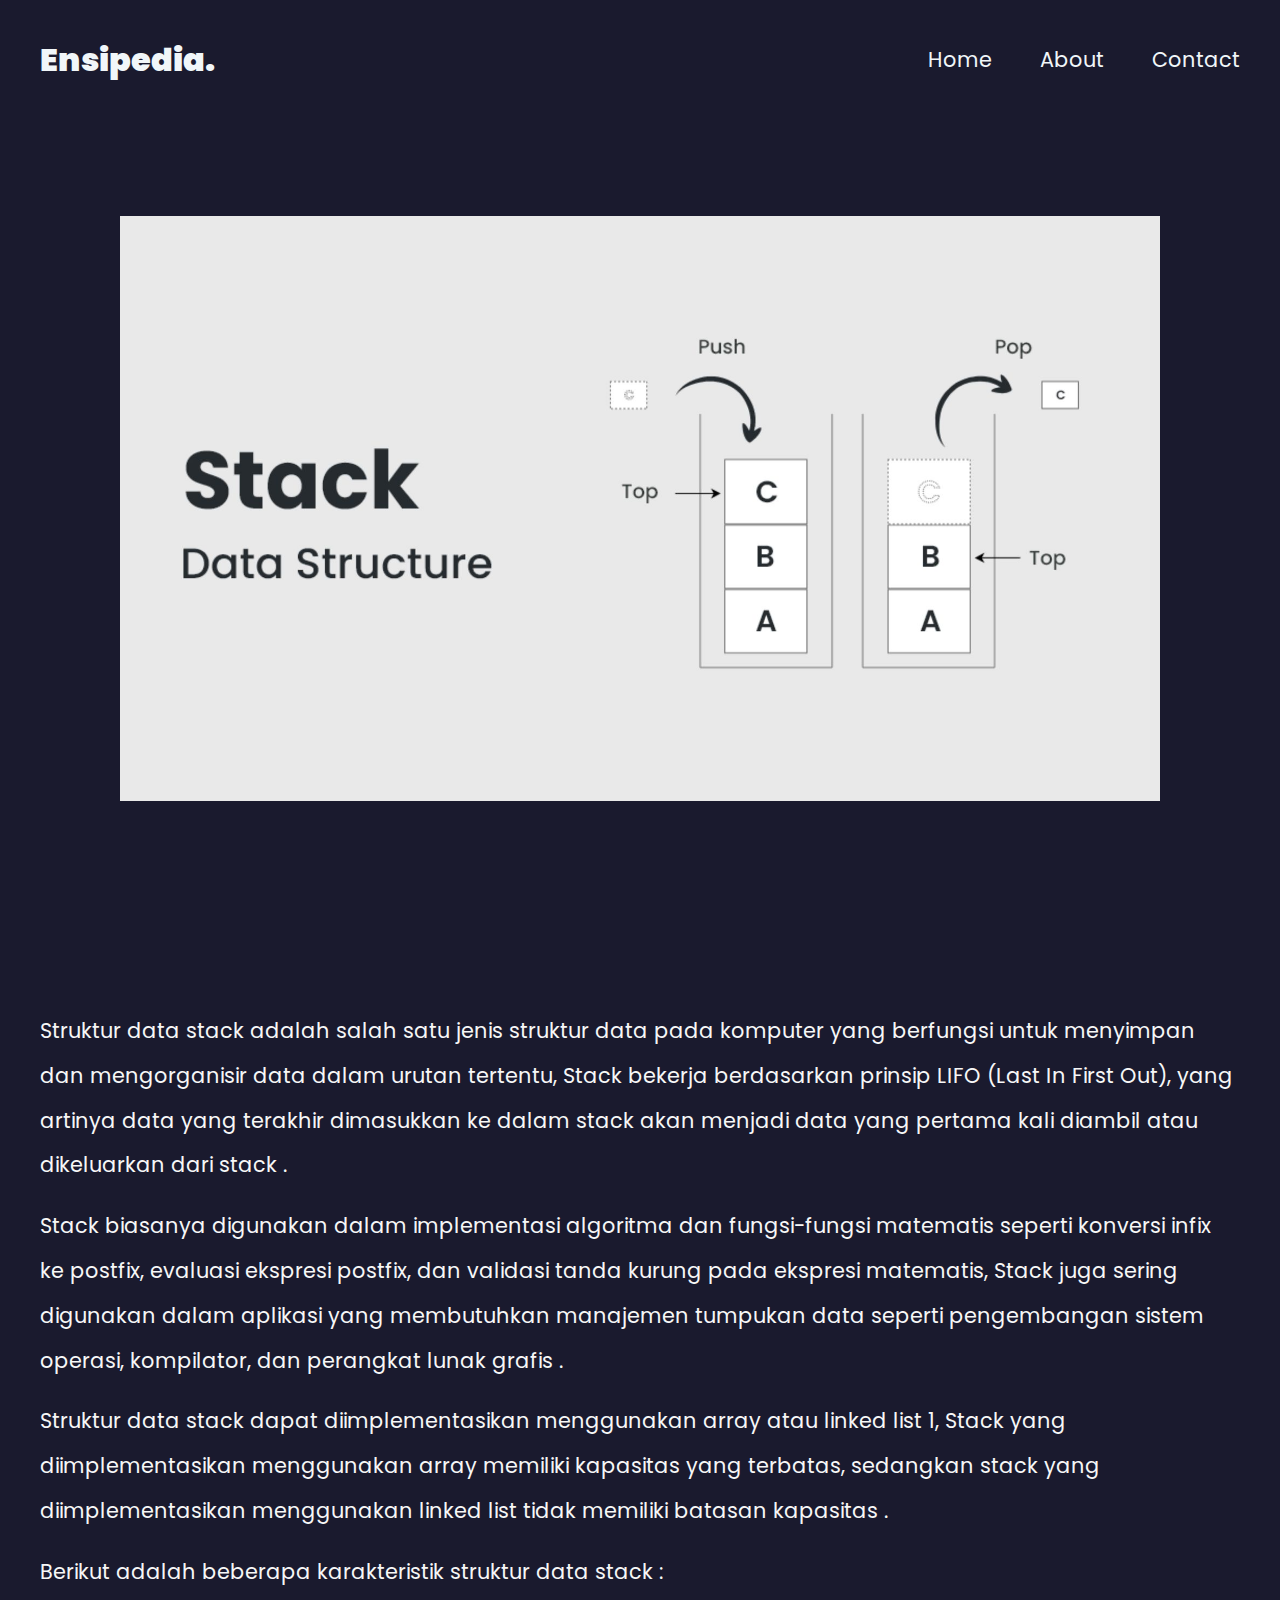
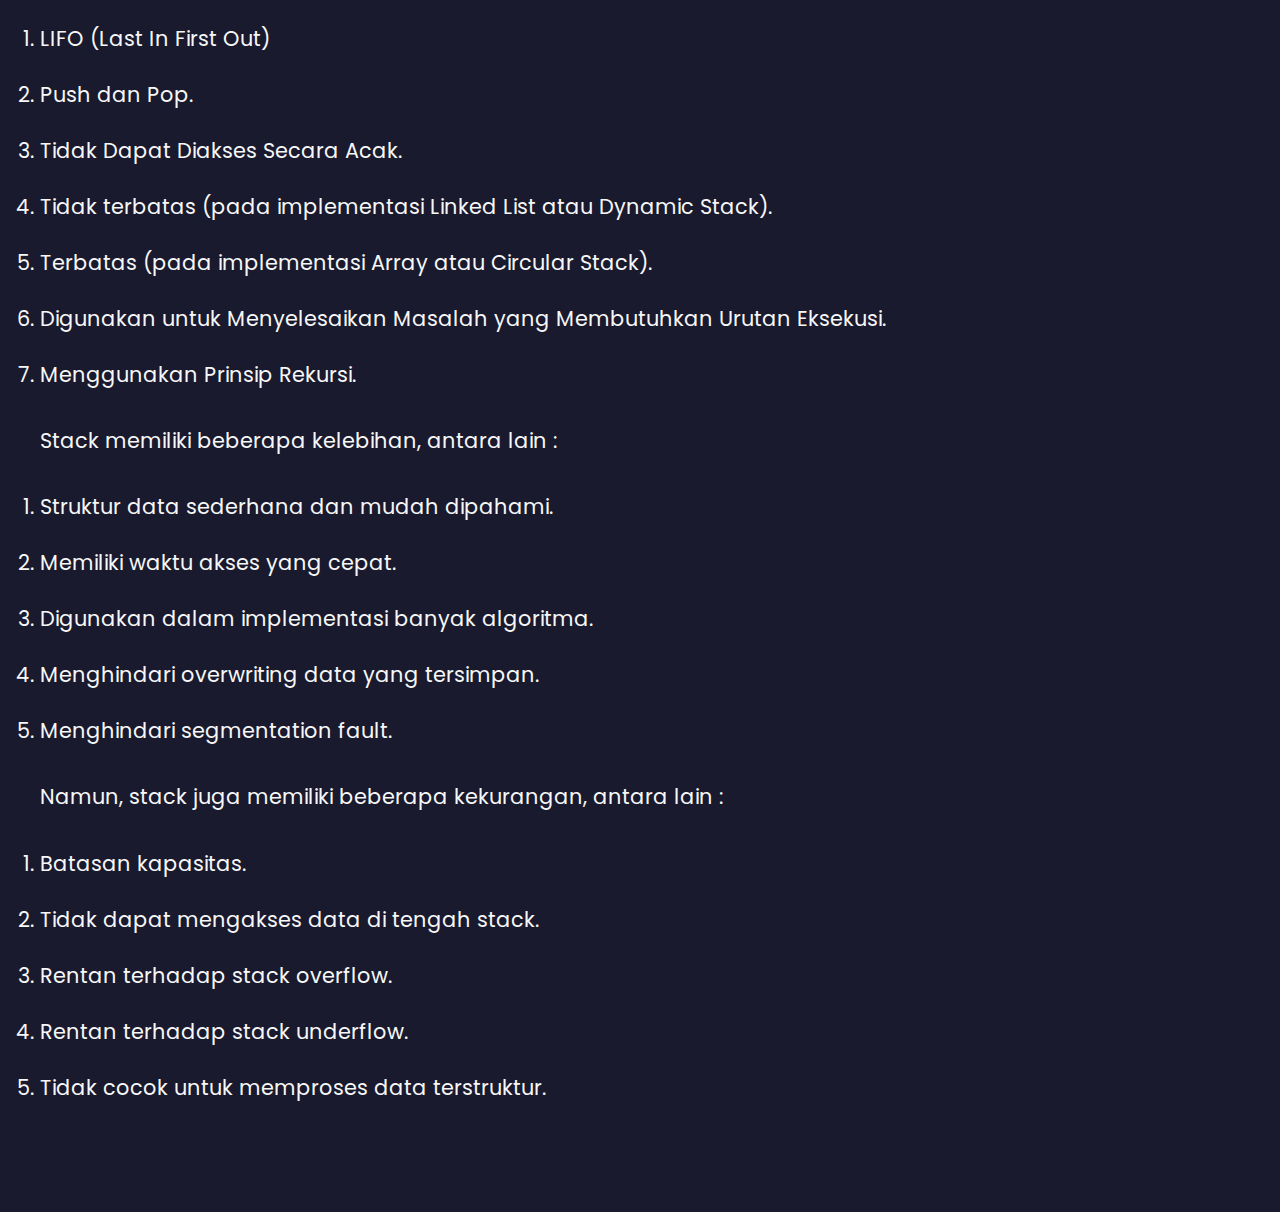
<file: Materi/Stack/stack.html>
<!DOCTYPE html>
<html lang="en">
<head>
    <meta charset="UTF-8">
    <meta name="viewport" content="width=device-width, initial-scale=1.0">
    <meta http-equiv="X-UA-Compatible" content="ie=edge">
    <link rel="stylesheet" href="/Style/style.css">
    <link rel="stylesheet" href="/Style/responsive.css">
    <title>Stack</title>
</head>
<body>
<!-- Navbar -->
<header>
    <div class="main-container">
        <div class="nav">
            <div class="logo">
                <a href="/index.html">Ensipedia.</a>
            </div>
            <nav>
                <ul>
                    <li><a href="/index.html">Home</a></li>
                    <li><a href="/About.html">About</a></li>
                    <li><a href="/Contact.html">Contact</a></li>
                </ul>
            </nav>
            <div class="burger">
                <div class="line-1"></div>
                <div class="line-2"></div>
                <div class="line-3"></div>
            </div>
        </div>
    </div>   
</header>
<!-- End Navbar -->

<!-- Hero material -->
<section id="hero-material">
    <div class="material-hero main-container">
        <img src="stack_representation.jpg" alt="Type Data">
    </div>
</section>
<!-- End Hero material -->


<!-- Paragraph -->
<section id="paragraph">
<div class="paragraph main-container">
    <p>Struktur data stack adalah salah satu jenis struktur data pada komputer yang berfungsi untuk menyimpan dan mengorganisir data dalam urutan tertentu, Stack bekerja berdasarkan prinsip LIFO (Last In First Out), yang artinya data yang terakhir dimasukkan ke dalam stack akan menjadi data yang pertama kali diambil atau dikeluarkan dari stack .</p>

    <p>Stack biasanya digunakan dalam implementasi algoritma dan fungsi-fungsi matematis seperti konversi infix ke postfix, evaluasi ekspresi postfix, dan validasi tanda kurung pada ekspresi matematis, Stack juga sering digunakan dalam aplikasi yang membutuhkan manajemen tumpukan data seperti pengembangan sistem operasi, kompilator, dan perangkat lunak grafis .</p>

    <p>Struktur data stack dapat diimplementasikan menggunakan array atau linked list 1, Stack yang diimplementasikan menggunakan array memiliki kapasitas yang terbatas, sedangkan stack yang diimplementasikan menggunakan linked list tidak memiliki batasan kapasitas .</p>

        <p> Berikut adalah beberapa karakteristik struktur data stack :</p>

        <ol class="main-container">
        <li> LIFO (Last In First Out)</li>
        <li> Push dan Pop.</li>
        <li> Tidak Dapat Diakses Secara Acak.</li>
        <li> Tidak terbatas (pada implementasi Linked List atau Dynamic Stack).</li>
        <li> Terbatas (pada implementasi Array atau Circular Stack).</li>
        <li> Digunakan untuk Menyelesaikan Masalah yang Membutuhkan Urutan Eksekusi.</li>
        <li> Menggunakan Prinsip Rekursi.</li>
        </ol>

        <p> Stack memiliki beberapa kelebihan, antara lain :</p>

        <ol class="main-container">
        <li> Struktur data sederhana dan mudah dipahami.</li>
        <li> Memiliki waktu akses yang cepat.</li>
        <li> Digunakan dalam implementasi banyak algoritma.</li>
        <li> Menghindari overwriting data yang tersimpan.</li>
        <li> Menghindari segmentation fault.</li>
        </ol>

        <p> Namun, stack juga memiliki beberapa kekurangan, antara lain :</p>

        <ol class="main-container">
        <li> Batasan kapasitas.</li>
        <li> Tidak dapat mengakses data di tengah stack.</li>
        <li> Rentan terhadap stack overflow.</li>
        <li> Rentan terhadap stack underflow.</li>
        <li> Tidak cocok untuk memproses data terstruktur.</li>
        </ol>
</div>
</section>
<!-- End Paragraph -->



<script src="/Scripts/main.js"></script>
</body>
</html>
</file>
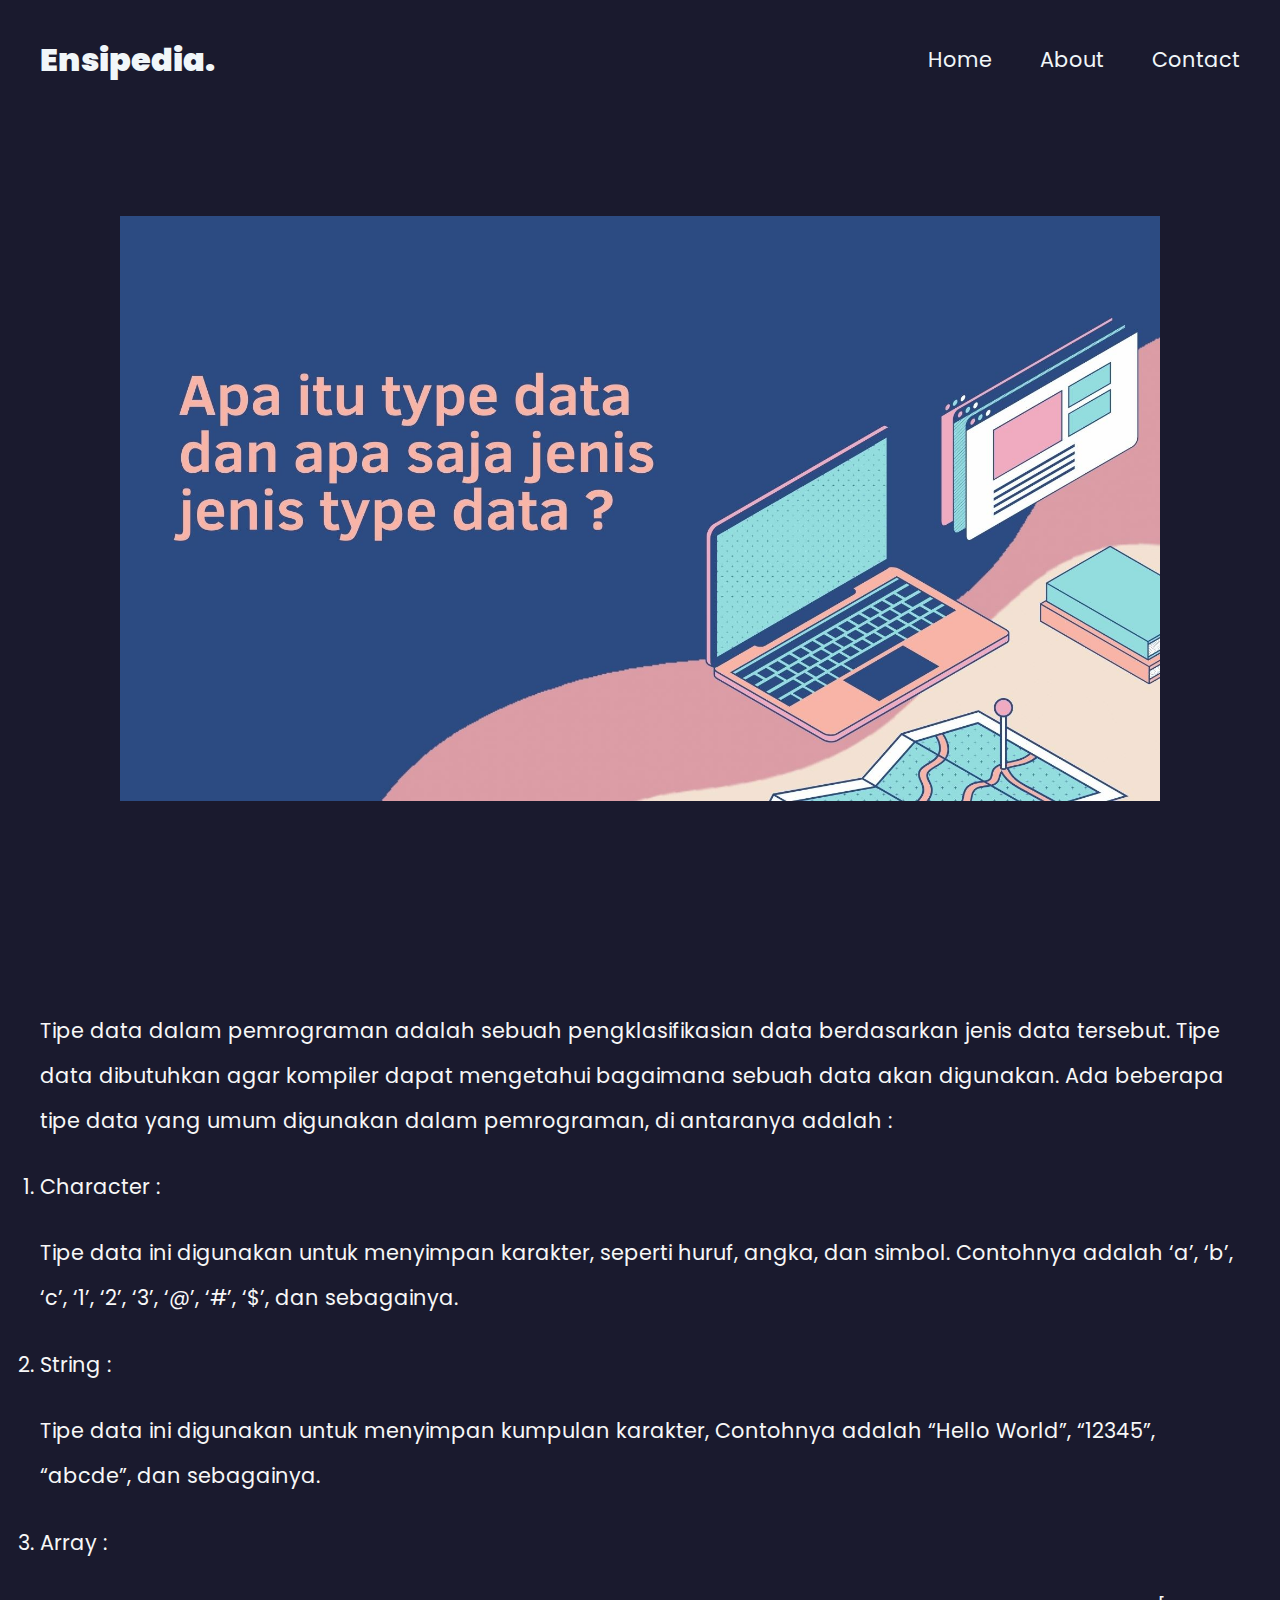
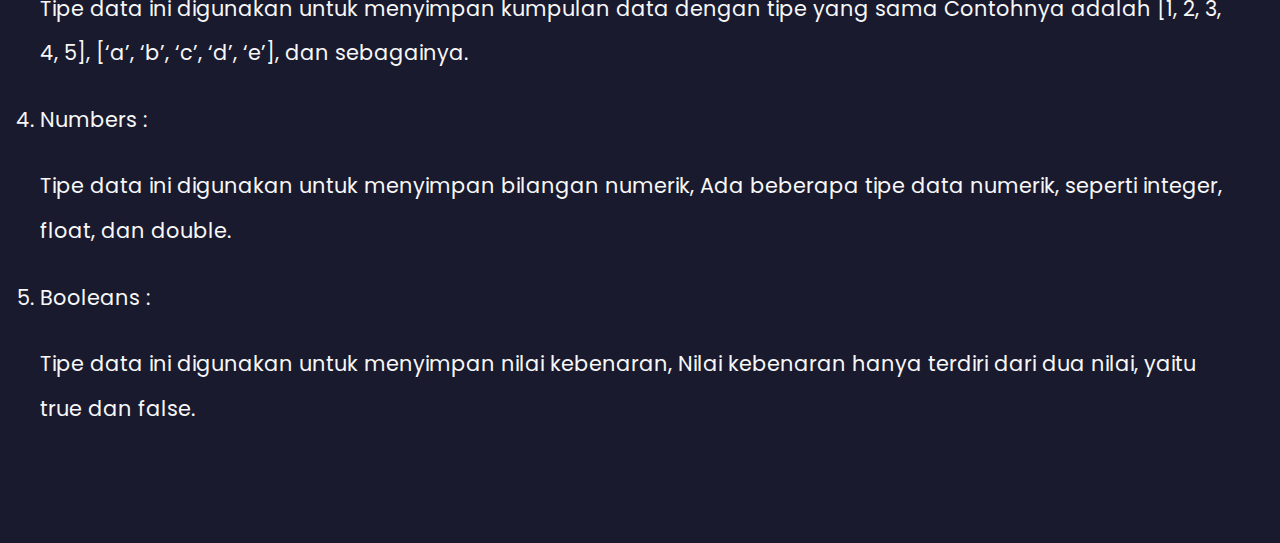
<file: Materi/Type Data/typedata.html>
<!DOCTYPE html>
<html lang="en">
<head>
    <meta charset="UTF-8">
    <meta name="viewport" content="width=device-width, initial-scale=1.0">
    <meta http-equiv="X-UA-Compatible" content="ie=edge">
    <link rel="stylesheet" href="/Style/style.css">
    <link rel="stylesheet" href="/Style/responsive.css">
    <title>Type Data</title>
</head>
<body>
<!-- Navbar -->
<header>
    <div class="main-container">
        <div class="nav">
            <div class="logo">
                <a href="/index.html">Ensipedia.</a>
            </div>
            <nav>
                <ul>
                    <li><a href="/index.html">Home</a></li>
                    <li><a href="/About.html">About</a></li>
                    <li><a href="/Contact.html">Contact</a></li>
                </ul>
            </nav>
            <div class="burger">
                <div class="line-1"></div>
                <div class="line-2"></div>
                <div class="line-3"></div>
            </div>
        </div>
    </div>   
</header>
<!-- End Navbar -->

<!-- Hero material -->
    <section id="hero-material">
        <div class="material-hero main-container">
            <img src="Type data hero.jpg" alt="Type Data">
        </div>
    </section>
<!-- End Hero material -->


<!-- Paragraph -->
<section id="paragraph">
    <div class="paragraph main-container">
        <p>Tipe data dalam pemrograman adalah sebuah pengklasifikasian data berdasarkan jenis data tersebut. Tipe data dibutuhkan agar kompiler dapat mengetahui bagaimana sebuah data akan digunakan. Ada beberapa tipe data yang umum digunakan dalam pemrograman, di antaranya adalah : </p>
            <ol class="main-container">
            <li> Character : </li>
                <p> Tipe data ini digunakan untuk menyimpan karakter, seperti huruf, angka, dan simbol. Contohnya adalah ‘a’, ‘b’, ‘c’, ‘1’, ‘2’, ‘3’, ‘@’, ‘#’, ‘$’, dan sebagainya.</p>
            <li> String : </li>
                <p> Tipe data ini digunakan untuk menyimpan kumpulan karakter, Contohnya adalah “Hello World”, “12345”, “abcde”, dan sebagainya.</p>
            <li> Array : </li>
                <p> Tipe data ini digunakan untuk menyimpan kumpulan data dengan tipe yang sama Contohnya adalah [1, 2, 3, 4, 5], [‘a’, ‘b’, ‘c’, ‘d’, ‘e’], dan sebagainya.</p>
            <li> Numbers : </li>
                <p> Tipe data ini digunakan untuk menyimpan bilangan numerik, Ada beberapa tipe data numerik, seperti integer, float, dan double.</p>
            <li> Booleans : </li>
                <p> Tipe data ini digunakan untuk menyimpan nilai kebenaran, Nilai kebenaran hanya terdiri dari dua nilai, yaitu true dan false.</p>
            </ol>
        
    </div>
</section>
<!-- End Paragraph -->


<script src="/Scripts/main.js"></script>
</body>
</html>
</file>
<file: Style/style.css>
@import url('https://fonts.googleapis.com/css2?family=Poppins:wght@300;400;500;600;700;800;900&family=Roboto:wght@500&display=swap');

:root {
    --primaryTextColor: #F1F6F9;
    --secondaryTextColor: #F7F7F7;


    --borderColor: #05165a;
    --lineColor: #EFEFEF;

    --primaryBackgrounColor: #1A1A2E;
    --secondaryBackgroundColor: #16213E;
    --thirdBackgroundColor: #0F3460;


    --primaryColor: #E90064;
    --primaryIconColorHover: #B3005E;

    --sectionPadding: 6rem 0;

    --itemBorderRadius: 0.7rem;
}


* {
    margin: 0;
    padding: 0;
    box-sizing: border-box;
    
}

body {
    font-family: "Poppins", sans-serif ;
    background-color: var(--primaryBackgrounColor);
    font-size: 1rem;
}


h1,h2,h3,h4,h5,h6, strong {
    color: var(--primaryTextColor);
}

p {
    font-size: 1rem;
    line-height: 2rem;
}

p, span, label, input, textarea, li {
    color: var(--secondaryTextColor);
}

a {
    text-decoration: none;
}

.main-container {
    width: 1200px;
    margin: 0 auto;
}
@media screen and (max-width: 1200px){
    .main-container {
        width: 90%;
    }
}

/* Titles */
.section-title {
    margin: 1rem 0 4rem;
    font-size: 2rem;
}

.pre-title {
    text-transform: uppercase;
    letter-spacing: 0.5rem;
    color: var(--secondaryTextColor);
    position: relative;
    padding-left: 40px;
    width: fit-content;
    font-weight: 400;
    font-size: 0.9rem;
}

.pre-title::before {
    content: "";
    width: 30px;
    height: 1px;
    background: var(--lineColor);
    position: absolute;
    display: block;
    left: 0;
    top: 50%;
}


/* Layout */
.grid-4 {
    display: grid;
    grid-template-columns: repeat(auto-fit, minmax(250px, 1fr));
    gap: 3rem;
}

.grid-3 {
    display: grid;
    grid-template-columns: repeat(auto-fit, minmax(250px, 1fr));
    gap: 3rem;
}


/* Navbar */
.nav {
    display: flex;
    justify-content: space-between;
    padding: 2rem 0;
}

.nav ul {
    list-style: none;
    display: flex;
    gap: 3rem;
}

.logo {
    display: flex;
    align-items: center;
    font-weight: 900;
    font-size: 2rem;
}

.logo a {
    color: var(--primaryTextColor);
}

nav ul li {
    display: flex;
    align-items: center;
}

nav ul li a {
    color: var(--primaryTextColor);
}


/* Burger */
.burger div {
    width: 25px;
    height: 2px;
    background-color: #F1F6F9;
    margin: 7px;
    transition: all 0.3s;
    z-index: 99;
}

.burger {
    display: none;
    z-index: 99;
    position: fixed;
    top: 33px;
    right: 35px;
}



/* Hero */
#hero {
    height: 500px;
    display: grid;
    grid-template-columns: 1fr 1fr;
    align-items: center;
}

.hero-name {
    font-size: 3rem;
    font-weight: 700;
    margin: 0.5rem 0 1rem;

}

.hero-name span {
    color: var(--primaryIconColorHover);
}

.hero-right img {
    width: 90%;
}

.hero-right {
    display: flex;
    justify-content: center;
}



/* Portfolio */
#portfolios {
    padding: var(--sectionPadding);
}

.portfolio {
    border-radius: var(--itemBorderRadius);
    overflow: hidden;
    border: 1px solid var(--borderColor);
}

.portfolio-cover {
    height: 250px;
}

.portfolio-cover img {
    width: 100%;
    height: 100%;
    object-fit: cover;
}

.portfolio-info {
    padding: 2rem 1.5rem;
}

.portfolio-title {
    display: flex;
    justify-content: space-between;
    align-items: center;
    gap: 1rem;
}

.portfolio h4 {
    font-weight: 500;
    /* color: var(--primaryIconColorHover); */
    font-size: 1.3rem;
}

.portfolio-title svg {
    fill: #aba8a9;
}

.portfolio-title a svg:hover {
    fill: var(--primaryColor);
}

.portfolio-title a svg {
    transition: 0.2s ease-in-out;
}

.portfolio-tags {
    display: flex;
    gap: 1rem;
    margin: 1rem 0;
}

.portfolio-tags div {
    font-size: 0.9rem;
    border: 1px solid var(--borderColor);
    padding: 0.4rem 1rem;
    color: var(--secondaryTextColor);
}



/* Contact */
#contact {
    padding: var(--sectionPadding);
    height: 70vh;
    /* background: var(--secondaryBackgroundColor); */
}

.contact {
    display: grid;
    grid-template-columns: repeat(auto-fit, minmax(350px, 1fr));
    gap: 3rem;
}

.contact-form div {
    margin-bottom: 1.4rem;
}

.contact-form input, 
.contact-form textarea {
    width: 100%;
    padding: 0.75rem 1.3rem;
    font-family: "Poppin", sans-serif;
    color: black;
    background: var(--secondaryTextColor); 
    border: 1px solid var(--borderColor);
    border-radius: 3px;
    resize: none; 
}

.contact-form input::placeholder,
.contact-form textarea::placeholder {
    color: #9d9fa1;
}

.contact-form input:focus,
.contact-form textarea:focus {
    outline: none;
    border: 1px solid #7d7d7d;
}

.btn-submit {
    width: 100%;
    padding: 0.75rem 1.3rem;
    background-color: var(--primaryColor);
    color: #fff;
    border: none;
    border-radius: 3px;
    cursor: pointer;
    transition: 0.2s ease-in-out;
}

.btn-submit:hover {
    background: var(--primaryIconColorHover);
}

.contact-item {
    display: flex;
    gap: 1.5rem;
    margin-bottom: 2.5rem;
}

.contact-item-icon {
    background: var(--thirdBackgroundColor);
    width: 53px;
    height: 53px;
    border-radius: 9px;
    display: flex;
    justify-content: center;
    align-items: center;
}

.contact-item-icon svg {
    fill: var(--primaryTextColor);
}

.contact-item-detail {
    margin-bottom: 0.6rem;
}



/* Footer */
footer {
    padding: 3rem 0;
    background: var(--secondaryBackgroundColor);
    text-align: center;
}

.footer-icons {
    margin-bottom: 1rem;
}

.footer-icons a {
    margin: 0 0.5rem;
}

.footer-icons svg {
    fill: #b4babd;
}

.footer-icons a:hover svg {
    fill: white;
}


/* Material Hero */

.material-hero {
    padding: var(--sectionPadding);
    display: flex;
    align-items: center;
    justify-content: center;
}

.material-hero img {
    height: auto;
    width: 65rem;
    max-width: 100%;
    
}

/* Paragraph */

#paragraph {
    padding: var(--sectionPadding);
}

.paragraph p {
    font-size: 1.3rem;
    line-height: 2.8rem;
}


/* Hero about */
#about{
    padding: var(--sectionPadding);
}

.hero-about {
    display: flex;
    justify-content: center;
    align-items: center;
}

.hero-about img {
    height: auto;
    width: 80rem;
    max-width: 100%;
}

/* Button */
.button {
    padding: 1rem 1.5rem;
    background: #D61355;
    border: 1.5px solid var(--primaryColor);
    cursor: pointer;
    transition: 0.2s ease-in-out;
    color: var(--secondaryTextColor);
    font-size: 1.2rem;
    border-radius: 10px;
}

.button svg {
    fill: white;
}

/* Scoial media btn */

.Social-media a {
    padding: 1rem 1rem;
    gap: 1rem;
}



li {
    font-size: 1.3rem;
    line-height: 3.5rem;
}

.paragraph p {
    margin-bottom: 1rem;
    margin-top: 1rem;
}
</file>
<file: Style/responsive.css>
@media screen and (max-width: 1000px) {
    p {
        font-size: 0.9rem;
        line-height: 1.8rem;
    }

    .grid-3 {
        gap: 1rem;
    }
}



@media screen and (max-width: 825px) {
    .burger {
        display: block;
        cursor: pointer;
    }

    .toggle-burger .line-1 {
        transform: rotate(-45deg) translate(-5px, 7px);
    }

    .toggle-burger .line-2 {
        opacity: 0;
    }

    .toggle-burger .line-3 {
        transform: rotate(45deg) translate(-5px, -7px);
    }

    nav {
        position: fixed;
        width: 50%;
        right: 0;
        top: 0;
        height: 100vh;
        flex-direction: column;
        background: var(--primaryBackgrounColor);
        border-left: 1px solid var(--borderColor);
        z-index: 9;
        transform: translateX(100%);
        transition: 0.4s ease-in-out;
    }

    nav ul {
        height: 100vh;
        align-items: center;
        flex-direction: column;
        justify-content: center;
    }

    .nav-active {
        transform: translateX(0);
    }

    :root {
        --sectionPadding: 4rem 0;
    }

    .section-title {
        font-size: 1.6rem;
        margin: 0.6rem 0 2.5rem;
    }

    .pre-title {
        font-size: 0.8rem;
    }

    #hero {
        grid-template-columns: 1fr;
        height: fit-content;
    }

    .hero-right {
        order: -1;
    }

    .hero-right img {
        width: 70%;
    }

    .hero-left {
        text-align: center;
        padding-bottom: 5rem;
    }

    .hero-left .pre-title {
        margin: 0 auto;
    }

    .hero-name {
        font-size: 2.3rem;
        margin-bottom: 0.5rem;
    }

    footer {
        padding: 2rem 0;
    }

    #contact {
        height: 79vh;
    }
}


@media screen and (max-width: 640px) {
    .section-title {
        font-size: 1.3rem;
    }

    .pre-title {
        font-size: 0.7rem;
    }
    
}
</file>
